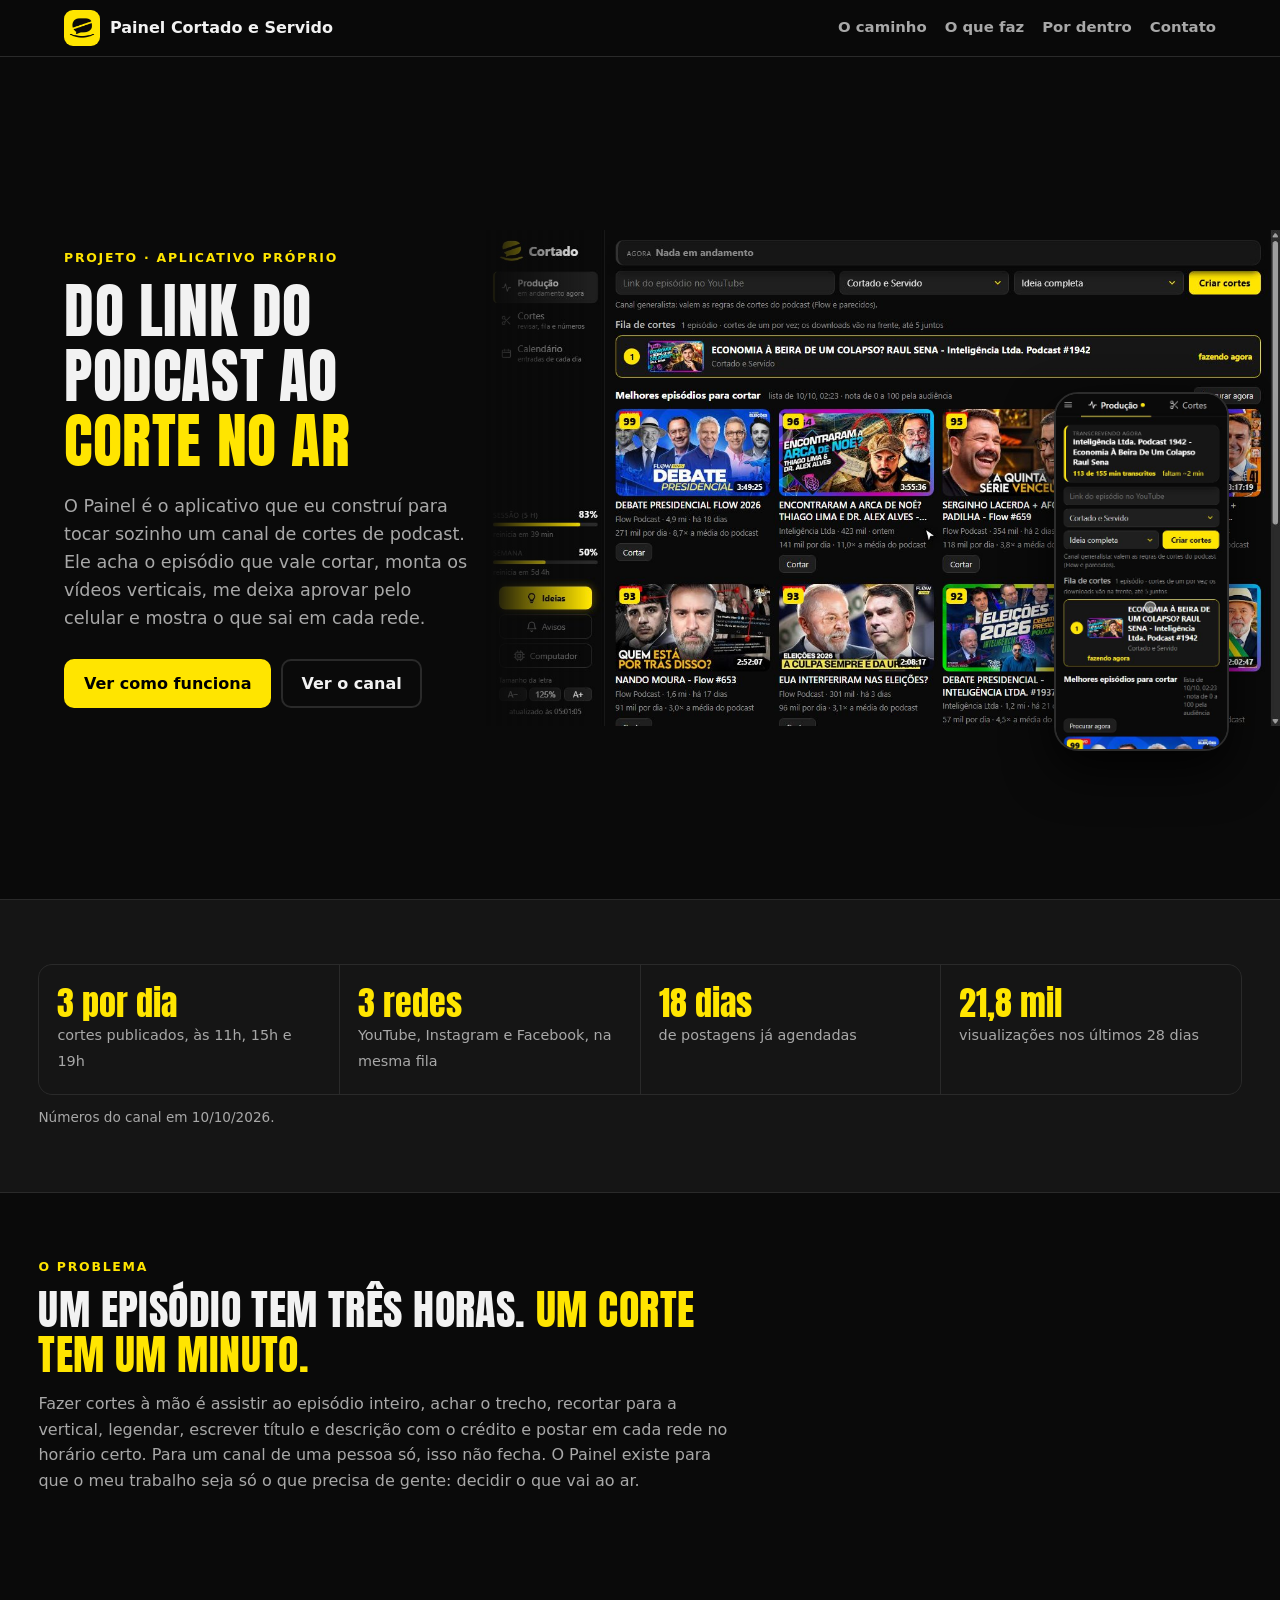
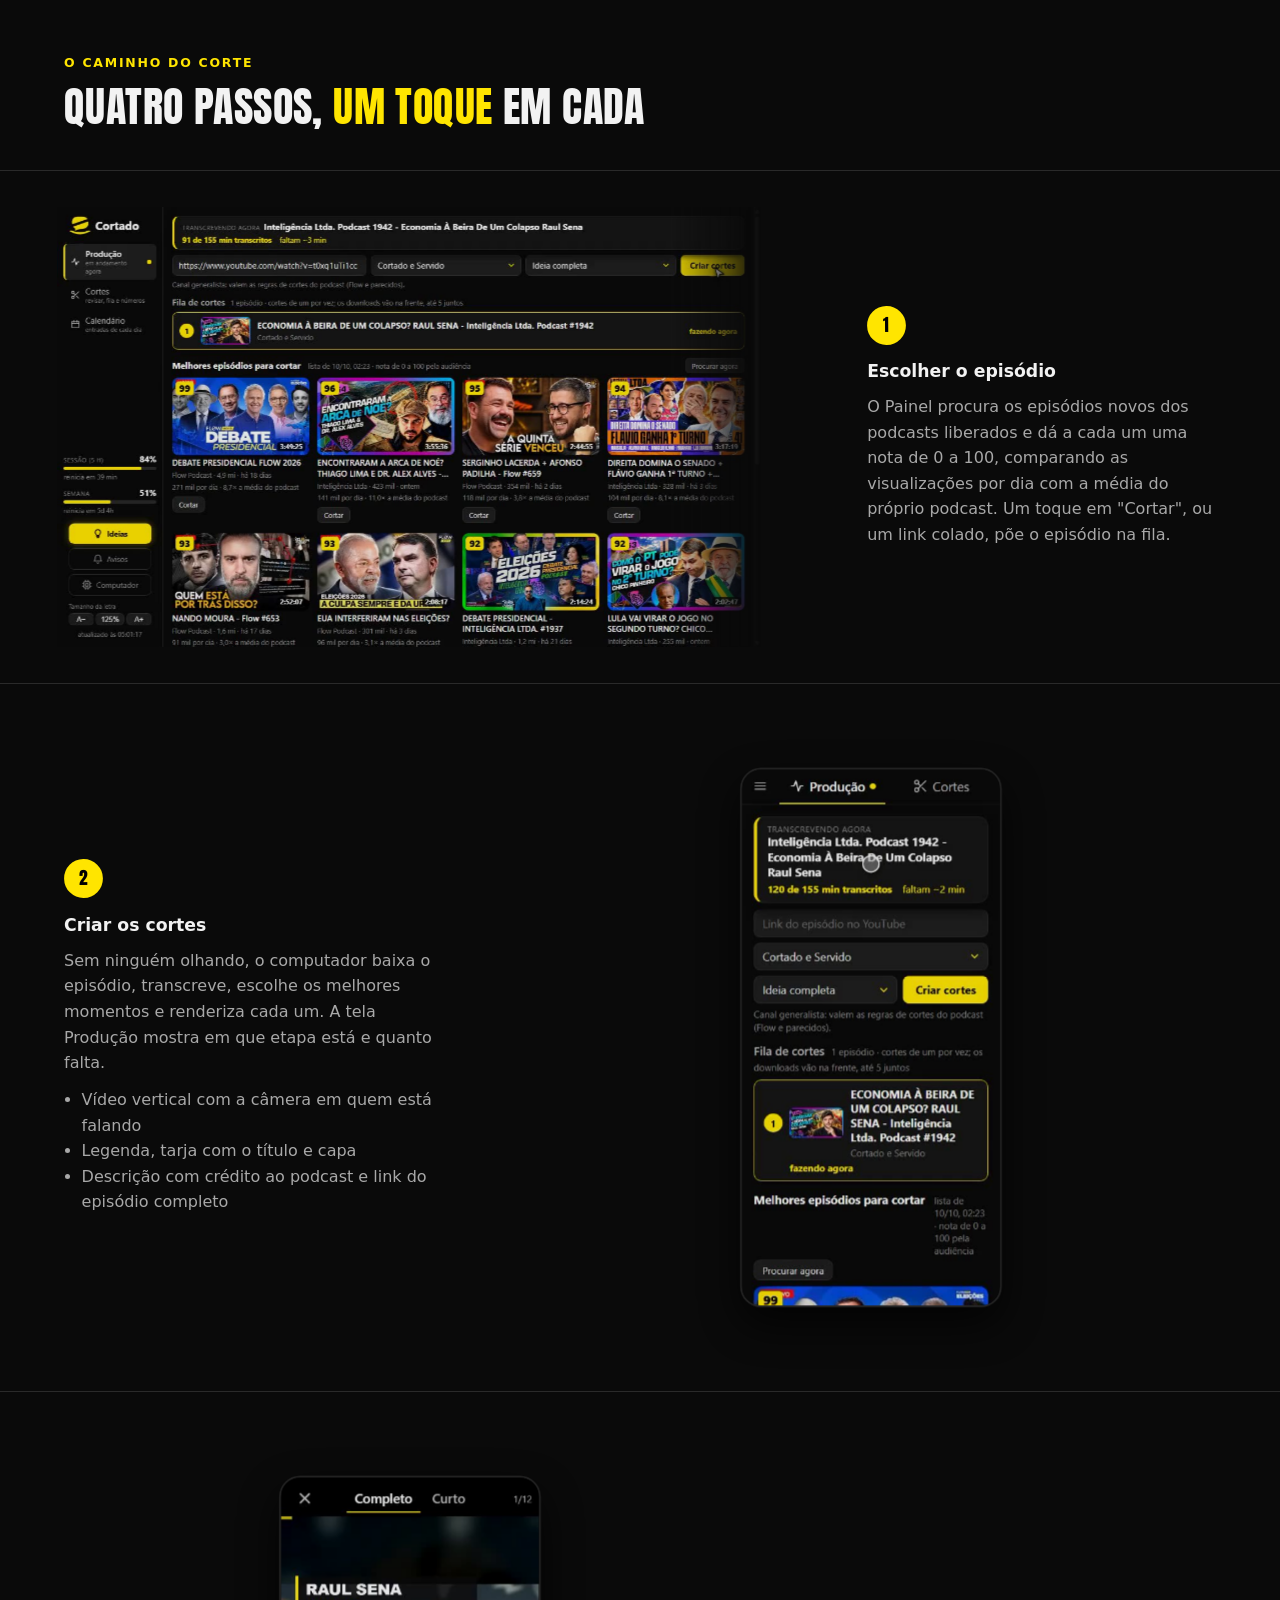
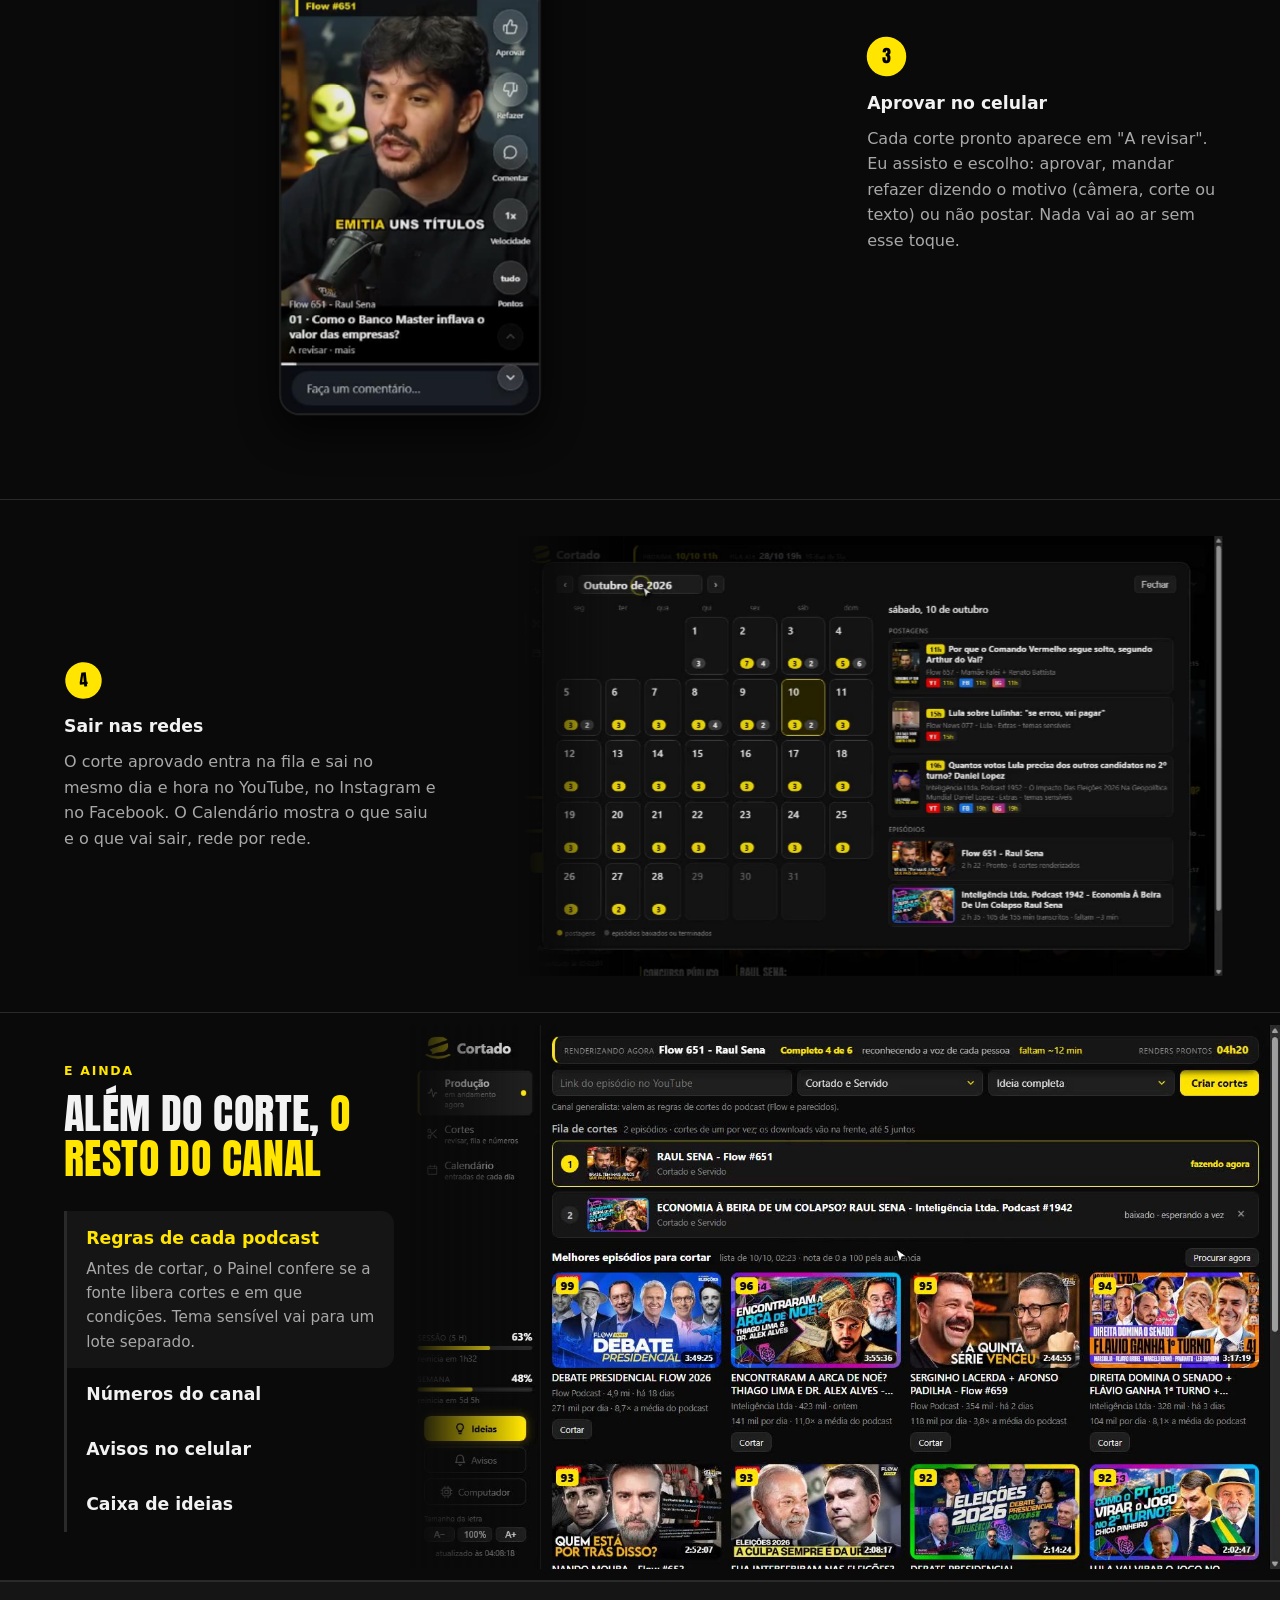
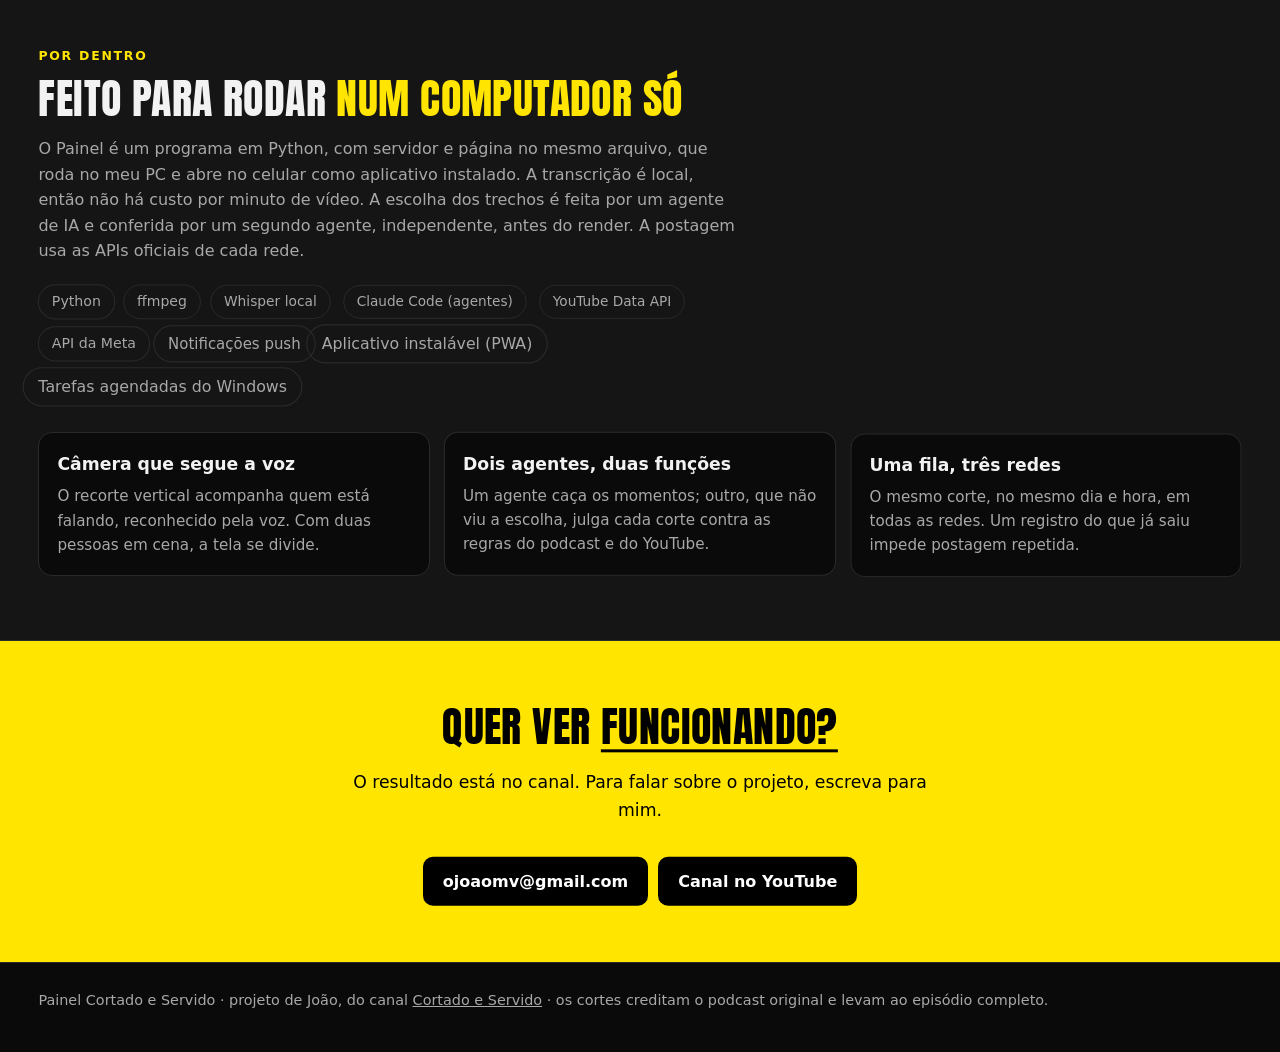
<file: index.html>
<!doctype html><html lang="pt-BR"><head><meta charset="utf-8"><meta name="viewport" content="width=device-width,initial-scale=1">
<title>Painel Cortado e Servido — do link do podcast ao corte no ar</title>
<meta name="description" content="Como funciona o Painel do Cortado e Servido: um aplicativo próprio que acha o episódio, cria os cortes, deixa aprovar no celular e agenda nas redes.">
<link rel="icon" href="favicon.ico" sizes="any"><link rel="icon" type="image/png" sizes="32x32" href="favicon-32.png"><link rel="apple-touch-icon" href="apple-touch-icon.png">
<link rel="preconnect" href="https://fonts.googleapis.com"><link rel="preconnect" href="https://fonts.gstatic.com" crossorigin>
<link href="https://fonts.googleapis.com/css2?family=Anton&display=swap" rel="stylesheet"><link rel="stylesheet" href="painel.css?m=1"></head><body>

<header class="topo"><div class="dentro"><a class="marca" href="./"><img src="icon-512.png" alt="" width="36" height="36">Painel Cortado e Servido</a>
<nav><a class="some" href="#caminho">O caminho</a><a class="some" href="#telas">O que faz</a><a class="some" href="#dentro">Por dentro</a><a href="#contato">Contato</a></nav></div></header>

<main>
<section class="capa"><div class="dentro">
<div><p class="olho">Projeto · aplicativo próprio</p>
<h1>Do link do podcast ao <em>corte no ar</em></h1>
<p class="sub">O Painel é o aplicativo que eu construí para tocar sozinho um canal de cortes de podcast. Ele acha o episódio que vale cortar, monta os vídeos verticais, me deixa aprovar pelo celular e mostra o que sai em cada rede.</p>
<div class="botoes"><a class="botao" href="#caminho">Ver como funciona</a><a class="botao claro" href="https://www.youtube.com/@cortadoeservido">Ver o canal</a></div></div>
<div class="palco"><div class="janela"><video src="videos/painel-pc.mp4" poster="videos/painel-pc.jpg" width="1280" height="800" autoplay muted loop playsinline preload="auto" aria-label="Vídeo do Painel no computador: colar o link do episódio, ver a fila, assistir ao corte, aprovar e conferir o calendário"></video></div>
<div class="celular"><video src="videos/painel-celular.mp4" poster="videos/painel-celular.jpg" width="412" height="856" autoplay muted loop playsinline preload="auto" aria-label="Vídeo do Painel no celular: do link do episódio ao corte aprovado"></video></div></div>
</div></section>

<section class="faixa"><div class="dentro">
<ul class="numeros">
<li><b>3 por dia</b><span>cortes publicados, às 11h, 15h e 19h</span></li>
<li><b>3 redes</b><span>YouTube, Instagram e Facebook, na mesma fila</span></li>
<li><b>19 dias</b><span>de postagens já agendadas</span></li>
<li><b>23,3 mil</b><span>visualizações nos últimos 28 dias</span></li>
</ul>
<p style="color:var(--fraco);font-size:.85em;margin:12px 0 0">Números do canal em 10/10/2026.</p>
</div></section>

<section id="problema"><div class="dentro"><div class="cab">
<p class="olho">O problema</p>
<h2>Um episódio tem três horas. <em>Um corte tem um minuto.</em></h2>
<p>Fazer cortes à mão é assistir ao episódio inteiro, achar o trecho, recortar para a vertical, legendar, escrever título e descrição com o crédito e postar em cada rede no horário certo. Para um canal de uma pessoa só, isso não fecha. O Painel existe para que o meu trabalho seja só o que precisa de gente: decidir o que vai ao ar.</p>
</div></div></section>

<section id="caminho" class="integrada"><div class="dentro"><div class="cab">
<p class="olho">O caminho do corte</p>
<h2>Quatro passos, <em>um toque</em> em cada</h2></div>

<div class="passo"><div><div class="n">1</div><h3>Escolher o episódio</h3>
<p>O Painel procura os episódios novos dos podcasts liberados e dá a cada um uma nota de 0 a 100, comparando as visualizações por dia com a média do próprio podcast. Um toque em "Cortar", ou um link colado, põe o episódio na fila.</p></div>
<div class="foto"><div class="janela"><video class="rola" src="videos/passo-link-pc.mp4" poster="videos/passo-link-pc.jpg" width="1280" height="800" muted loop playsinline preload="none" aria-label="Lista dos melhores episódios para cortar, com nota de 0 a 100"></video></div></div></div>

<div class="passo"><div><div class="n">2</div><h3>Criar os cortes</h3>
<p>Sem ninguém olhando, o computador baixa o episódio, transcreve, escolhe os melhores momentos e renderiza cada um. A tela Produção mostra em que etapa está e quanto falta.</p>
<ul><li>Vídeo vertical com a câmera em quem está falando</li><li>Legenda, tarja com o título e capa</li><li>Descrição com crédito ao podcast e link do episódio completo</li></ul></div>
<div class="foto estreita"><div class="celular"><video class="rola" src="videos/passo-fila-celular.mp4" poster="videos/passo-fila-celular.jpg" width="412" height="856" muted loop playsinline preload="none" aria-label="Tela Produção no celular: render em andamento e fila de cortes"></video></div></div></div>

<div class="passo"><div><div class="n">3</div><h3>Aprovar no celular</h3>
<p>Cada corte pronto aparece em "A revisar". Eu assisto e escolho: aprovar, mandar refazer dizendo o motivo (câmera, corte ou texto) ou não postar. Nada vai ao ar sem esse toque.</p></div>
<div class="foto estreita"><div class="celular"><video class="rola" src="videos/passo-aprovar-celular.mp4" poster="videos/passo-aprovar-celular.jpg" width="412" height="856" muted loop playsinline preload="none" aria-label="Tela Cortes no celular: cortes a revisar"></video></div></div></div>

<div class="passo"><div><div class="n">4</div><h3>Sair nas redes</h3>
<p>O corte aprovado entra na fila e sai no mesmo dia e hora no YouTube, no Instagram e no Facebook. O Calendário mostra o que saiu e o que vai sair, rede por rede.</p></div>
<div class="foto"><div class="janela"><video class="rola" src="videos/passo-calendario-pc.mp4" poster="videos/passo-calendario-pc.jpg" width="1280" height="800" muted loop playsinline preload="none" aria-label="Calendário do Painel com as postagens de cada dia em cada rede"></video></div></div></div>
</div></section>

<section id="telas" class="inteira"><div class="abas"><div class="abas-texto"><div class="cab">
<p class="olho">E ainda</p>
<h2>Além do corte, <em>o resto do canal</em></h2></div>
<div class="abas-lista" role="tablist" aria-label="Recursos do Painel">
<button type="button" role="tab" data-v="rec-regras"><b>Regras de cada podcast</b><span>Antes de cortar, o Painel confere se a fonte libera cortes e em que condições. Tema sensível vai para um lote separado.</span><i></i></button>
<button type="button" role="tab" data-v="rec-numeros"><b>Números do canal</b><span>Visualizações, horas assistidas e inscritos ou seguidores, por rede e por período, com o gráfico por dia.</span><i></i></button>
<button type="button" role="tab" data-v="rec-avisos"><b>Avisos no celular</b><span>Se uma rede recusa um envio, aparece uma faixa vermelha e chega uma notificação. O que deu certo não incomoda.</span><i></i></button>
<button type="button" role="tab" data-v="rec-ideias"><b>Caixa de ideias</b><span>Texto, print e áudio mandados do celular ficam guardados até virarem melhoria no aplicativo.</span><i></i></button>
</div></div>
<div class="abas-tela"><video src="videos/rec-regras.mp4" poster="videos/rec-regras.jpg" width="1280" height="800" muted playsinline preload="none" aria-label="Vídeo do recurso escolhido no Painel"></video></div></div></section>

<section id="dentro" class="faixa"><div class="dentro"><div class="cab">
<p class="olho">Por dentro</p>
<h2>Feito para rodar <em>num computador só</em></h2>
<p>O Painel é um programa em Python, com servidor e página no mesmo arquivo, que roda no meu PC e abre no celular como aplicativo instalado. A transcrição é local, então não há custo por minuto de vídeo. A escolha dos trechos é feita por um agente de IA e conferida por um segundo agente, independente, antes do render. A postagem usa as APIs oficiais de cada rede.</p>
<ul class="pilha"><li>Python</li><li>ffmpeg</li><li>Whisper local</li><li>Claude Code (agentes)</li><li>YouTube Data API</li><li>API da Meta</li><li>Notificações push</li><li>Aplicativo instalável (PWA)</li><li>Tarefas agendadas do Windows</li></ul></div>
<ul class="grade">
<li><h3>Câmera que segue a voz</h3><p>O recorte vertical acompanha quem está falando, reconhecido pela voz. Com duas pessoas em cena, a tela se divide.</p></li>
<li><h3>Dois agentes, duas funções</h3><p>Um agente caça os momentos; outro, que não viu a escolha, julga cada corte contra as regras do podcast e do YouTube.</p></li>
<li><h3>Uma fila, três redes</h3><p>O mesmo corte, no mesmo dia e hora, em todas as redes. Um registro do que já saiu impede postagem repetida.</p></li>
</ul></div></section>

<section id="contato" class="chamada"><div class="dentro">
<h2>Quer ver <em>funcionando?</em></h2>
<p>O resultado está no canal. Para falar sobre o projeto, escreva para mim.</p>
<div class="botoes"><a class="botao" href="mailto:ojoaomv@gmail.com">ojoaomv@gmail.com</a><a class="botao" href="https://www.youtube.com/@cortadoeservido">Canal no YouTube</a></div>
</div></section>
</main>

<footer><div class="dentro">Painel Cortado e Servido · projeto de João, do canal <a href="https://www.youtube.com/@cortadoeservido">Cortado e Servido</a> · os cortes creditam o podcast original e levam ao episódio completo.</div></footer>
<script src="motion.js"></script><script src="painel.js?m=1"></script>
</body></html>
</file>
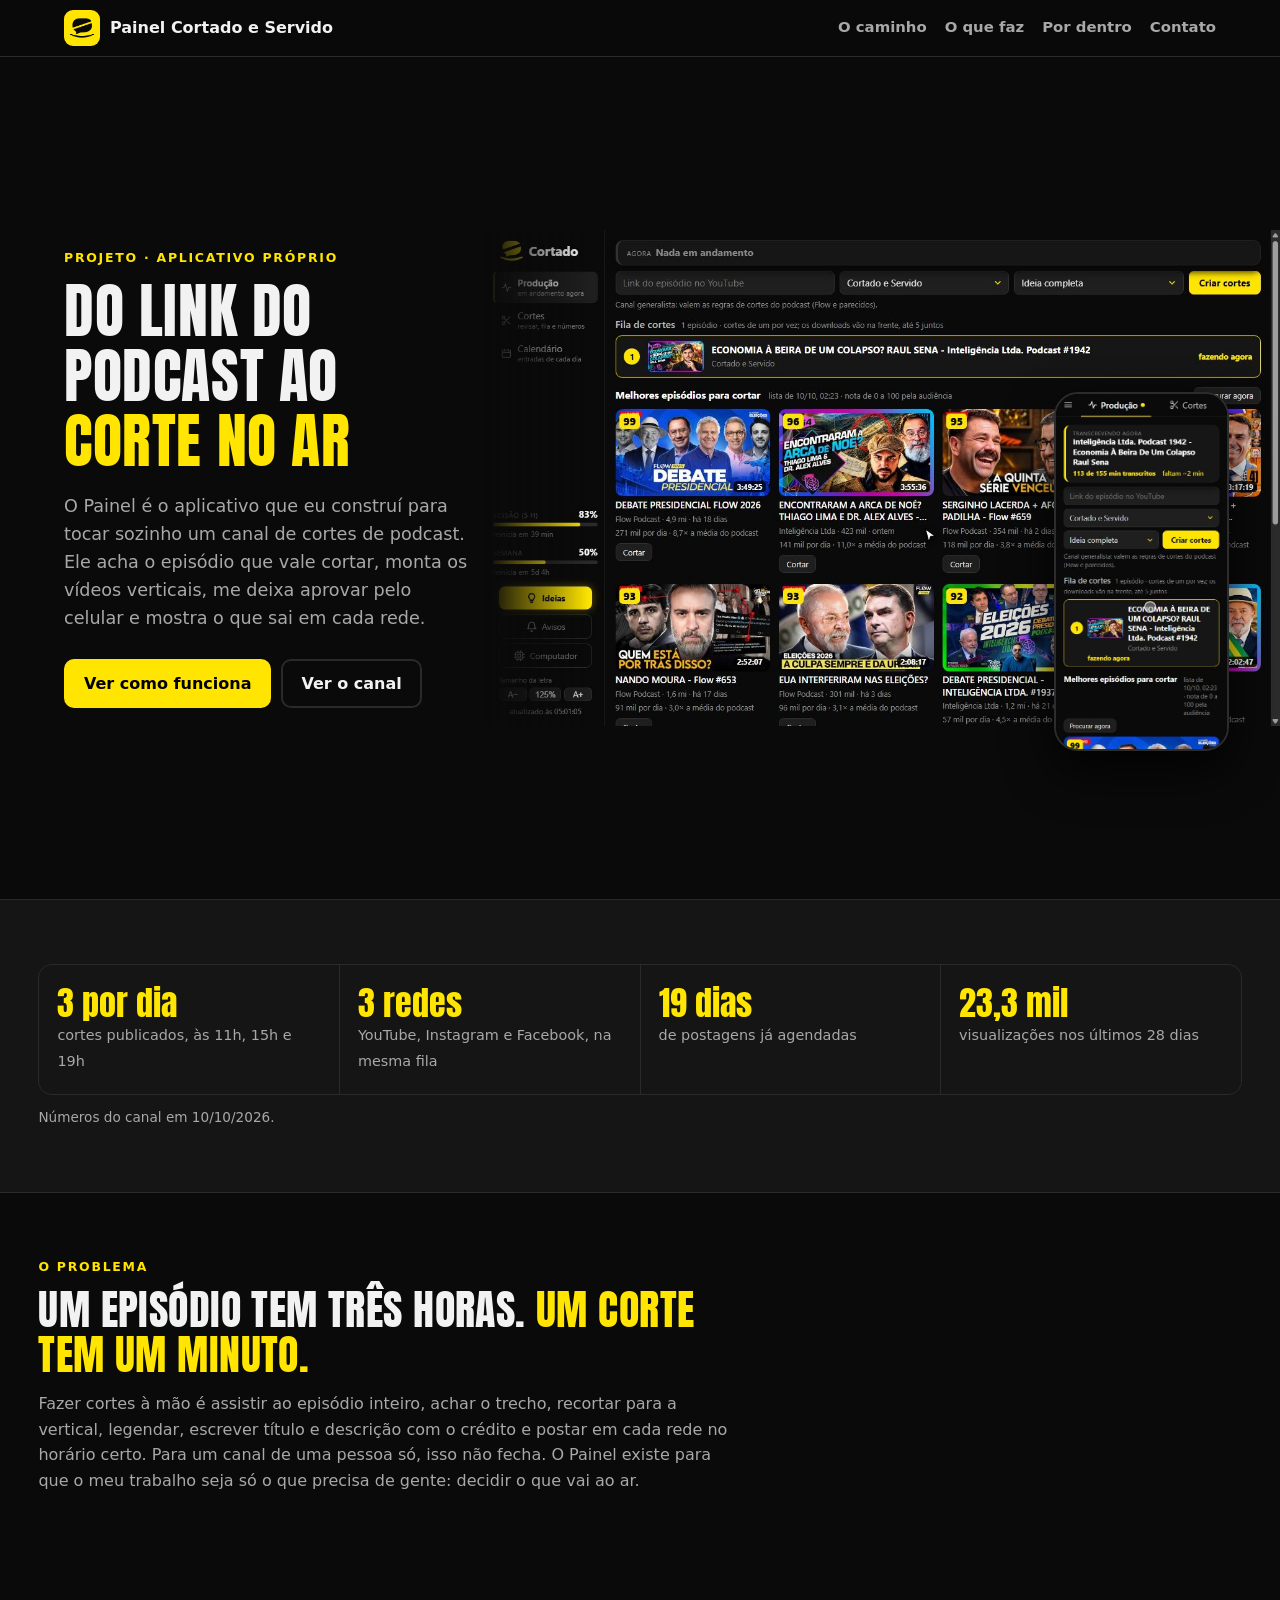
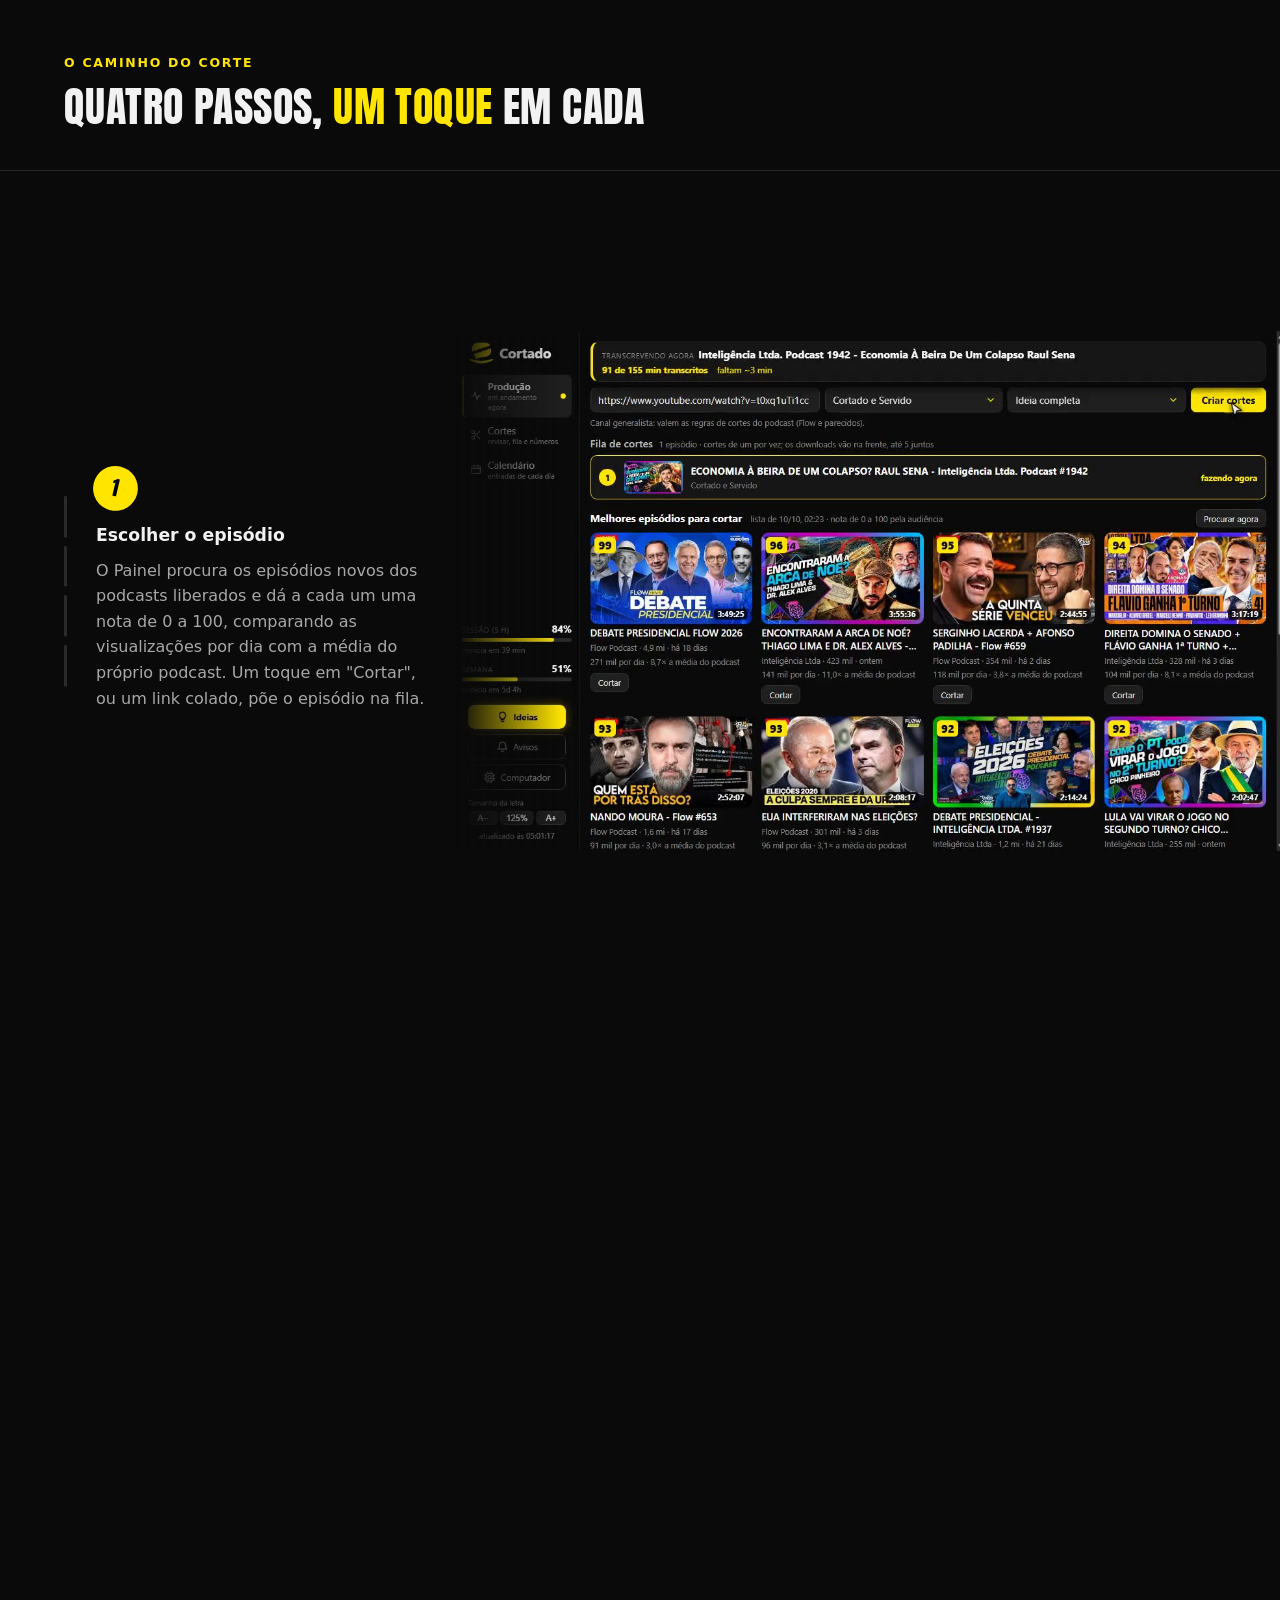
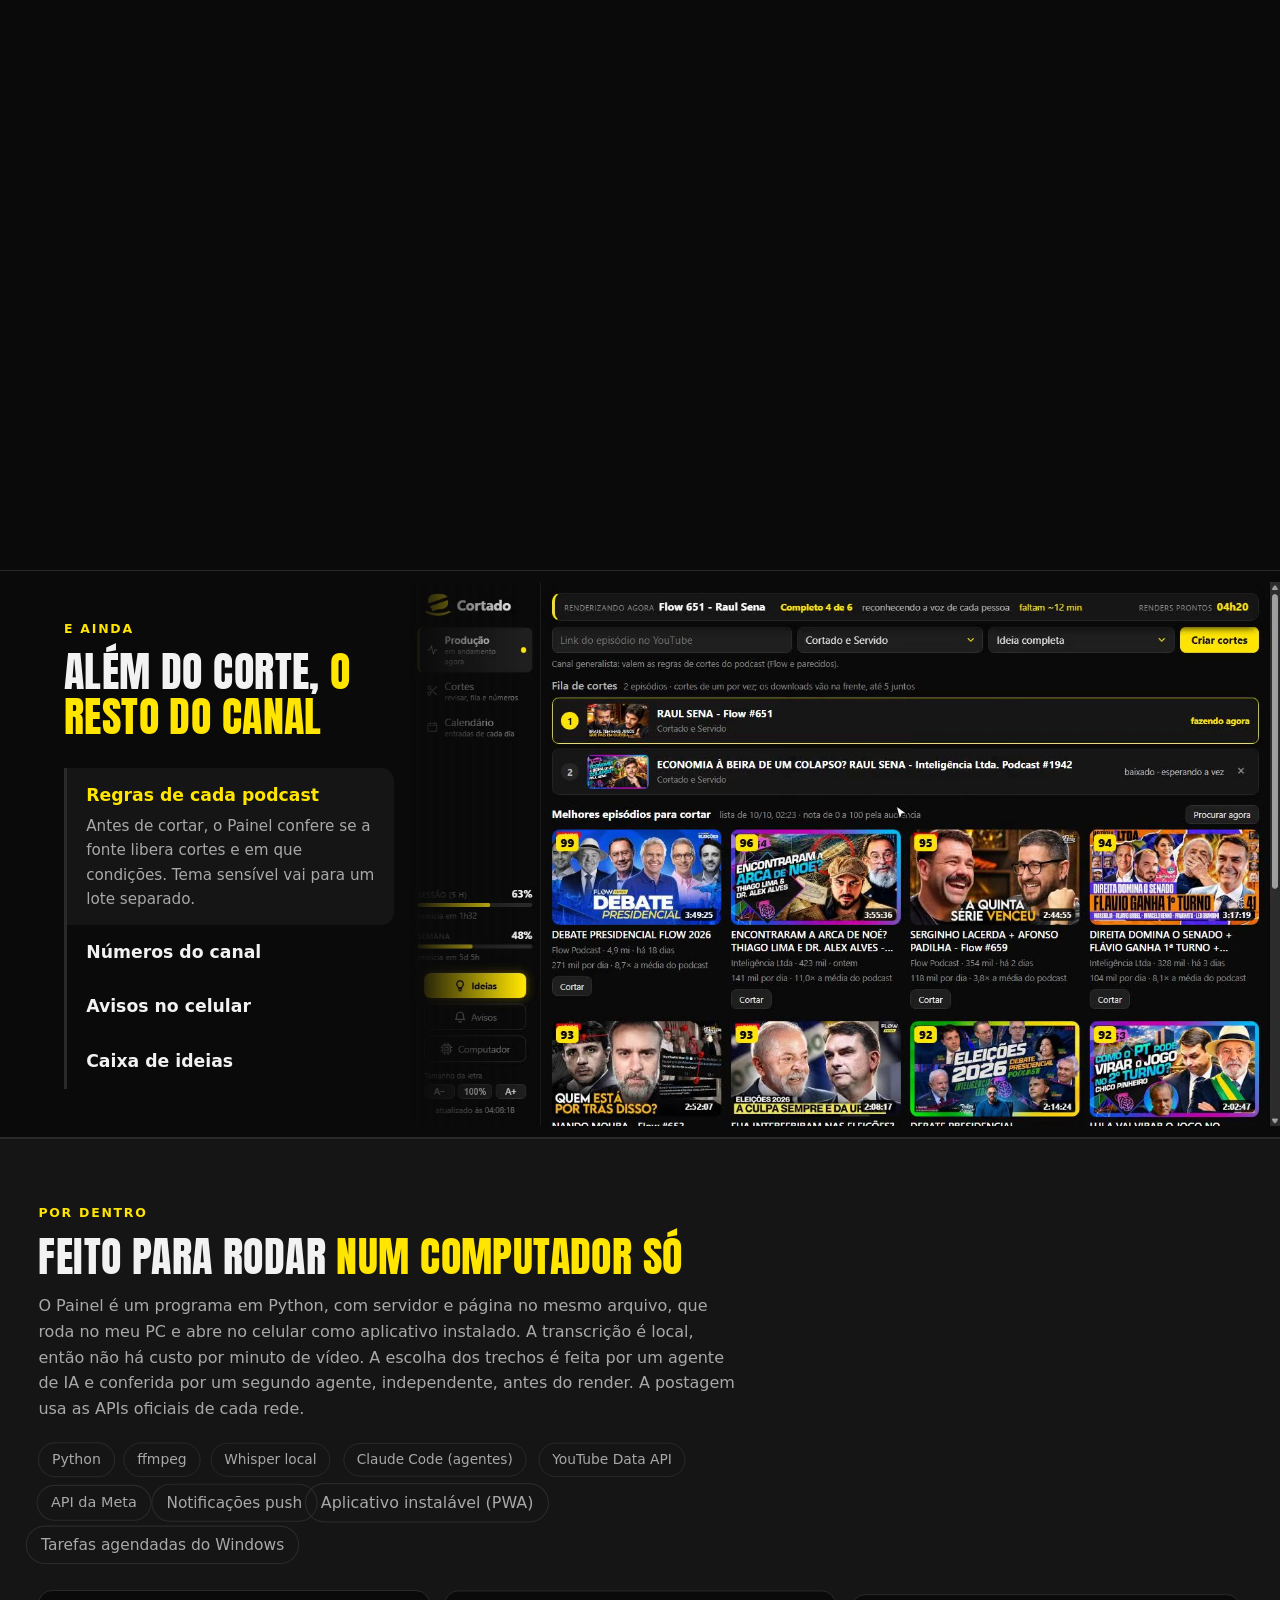
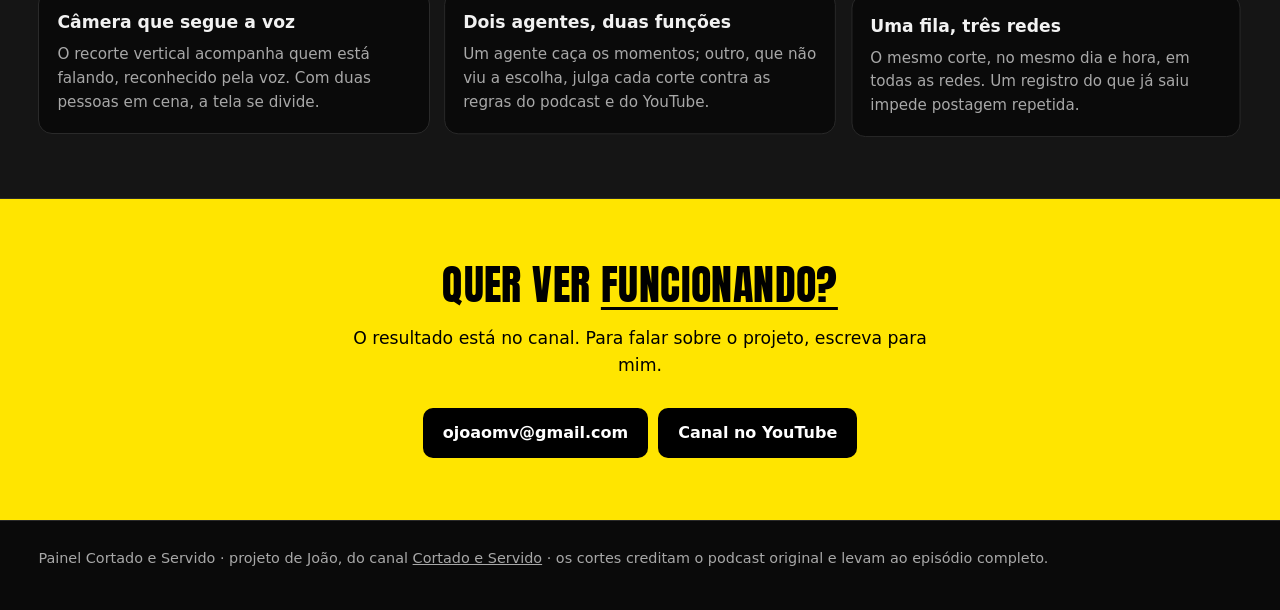
<file: cinema.html>
<!doctype html><html lang="pt-BR"><head><meta charset="utf-8"><meta name="viewport" content="width=device-width,initial-scale=1">
<title>Painel Cortado e Servido — do link do podcast ao corte no ar</title>
<meta name="description" content="Como funciona o Painel do Cortado e Servido: um aplicativo próprio que acha o episódio, cria os cortes, deixa aprovar no celular e agenda nas redes.">
<link rel="icon" href="favicon.ico" sizes="any"><link rel="icon" type="image/png" sizes="32x32" href="favicon-32.png"><link rel="apple-touch-icon" href="apple-touch-icon.png">
<link rel="preconnect" href="https://fonts.googleapis.com"><link rel="preconnect" href="https://fonts.gstatic.com" crossorigin>
<link href="https://fonts.googleapis.com/css2?family=Anton&display=swap" rel="stylesheet"><link rel="stylesheet" href="painel.css?m=2"></head><body>

<header class="topo"><div class="dentro"><a class="marca" href="./"><img src="icon-512.png" alt="" width="36" height="36">Painel Cortado e Servido</a>
<nav><a class="some" href="#caminho">O caminho</a><a class="some" href="#telas">O que faz</a><a class="some" href="#dentro">Por dentro</a><a href="#contato">Contato</a></nav></div></header>

<main>
<section class="capa"><div class="dentro">
<div><p class="olho">Projeto · aplicativo próprio</p>
<h1>Do link do podcast ao <em>corte no ar</em></h1>
<p class="sub">O Painel é o aplicativo que eu construí para tocar sozinho um canal de cortes de podcast. Ele acha o episódio que vale cortar, monta os vídeos verticais, me deixa aprovar pelo celular e mostra o que sai em cada rede.</p>
<div class="botoes"><a class="botao" href="#caminho">Ver como funciona</a><a class="botao claro" href="https://www.youtube.com/@cortadoeservido">Ver o canal</a></div></div>
<div class="palco"><div class="janela"><video src="videos/painel-pc.mp4" poster="videos/painel-pc.jpg" width="1280" height="800" autoplay muted loop playsinline preload="auto" aria-label="Vídeo do Painel no computador: colar o link do episódio, ver a fila, assistir ao corte, aprovar e conferir o calendário"></video></div>
<div class="celular"><video src="videos/painel-celular.mp4" poster="videos/painel-celular.jpg" width="412" height="856" autoplay muted loop playsinline preload="auto" aria-label="Vídeo do Painel no celular: do link do episódio ao corte aprovado"></video></div></div>
</div></section>

<section class="faixa"><div class="dentro">
<ul class="numeros">
<li><b>3 por dia</b><span>cortes publicados, às 11h, 15h e 19h</span></li>
<li><b>3 redes</b><span>YouTube, Instagram e Facebook, na mesma fila</span></li>
<li><b>19 dias</b><span>de postagens já agendadas</span></li>
<li><b>23,3 mil</b><span>visualizações nos últimos 28 dias</span></li>
</ul>
<p style="color:var(--fraco);font-size:.85em;margin:12px 0 0">Números do canal em 10/10/2026.</p>
</div></section>

<section id="problema"><div class="dentro"><div class="cab">
<p class="olho">O problema</p>
<h2>Um episódio tem três horas. <em>Um corte tem um minuto.</em></h2>
<p>Fazer cortes à mão é assistir ao episódio inteiro, achar o trecho, recortar para a vertical, legendar, escrever título e descrição com o crédito e postar em cada rede no horário certo. Para um canal de uma pessoa só, isso não fecha. O Painel existe para que o meu trabalho seja só o que precisa de gente: decidir o que vai ao ar.</p>
</div></div></section>

<section id="caminho" class="integrada cine"><div class="dentro"><div class="cab">
<p class="olho">O caminho do corte</p>
<h2>Quatro passos, <em>um toque</em> em cada</h2></div>

<div class="passo"><div><div class="n">1</div><h3>Escolher o episódio</h3>
<p>O Painel procura os episódios novos dos podcasts liberados e dá a cada um uma nota de 0 a 100, comparando as visualizações por dia com a média do próprio podcast. Um toque em "Cortar", ou um link colado, põe o episódio na fila.</p></div>
<div class="foto"><div class="janela"><video class="rola" src="videos/passo-link-pc.mp4" poster="videos/passo-link-pc.jpg" width="1280" height="800" muted loop playsinline preload="none" aria-label="Lista dos melhores episódios para cortar, com nota de 0 a 100"></video></div></div></div>

<div class="passo"><div><div class="n">2</div><h3>Criar os cortes</h3>
<p>Sem ninguém olhando, o computador baixa o episódio, transcreve, escolhe os melhores momentos e renderiza cada um. A tela Produção mostra em que etapa está e quanto falta.</p>
<ul><li>Vídeo vertical com a câmera em quem está falando</li><li>Legenda, tarja com o título e capa</li><li>Descrição com crédito ao podcast e link do episódio completo</li></ul></div>
<div class="foto estreita"><div class="celular"><video class="rola" src="videos/passo-fila-celular.mp4" poster="videos/passo-fila-celular.jpg" width="412" height="856" muted loop playsinline preload="none" aria-label="Tela Produção no celular: render em andamento e fila de cortes"></video></div></div></div>

<div class="passo"><div><div class="n">3</div><h3>Aprovar no celular</h3>
<p>Cada corte pronto aparece em "A revisar". Eu assisto e escolho: aprovar, mandar refazer dizendo o motivo (câmera, corte ou texto) ou não postar. Nada vai ao ar sem esse toque.</p></div>
<div class="foto estreita"><div class="celular"><video class="rola" src="videos/passo-aprovar-celular.mp4" poster="videos/passo-aprovar-celular.jpg" width="412" height="856" muted loop playsinline preload="none" aria-label="Tela Cortes no celular: cortes a revisar"></video></div></div></div>

<div class="passo"><div><div class="n">4</div><h3>Sair nas redes</h3>
<p>O corte aprovado entra na fila e sai no mesmo dia e hora no YouTube, no Instagram e no Facebook. O Calendário mostra o que saiu e o que vai sair, rede por rede.</p></div>
<div class="foto"><div class="janela"><video class="rola" src="videos/passo-calendario-pc.mp4" poster="videos/passo-calendario-pc.jpg" width="1280" height="800" muted loop playsinline preload="none" aria-label="Calendário do Painel com as postagens de cada dia em cada rede"></video></div></div></div>
</div></section>

<section id="telas" class="inteira"><div class="abas"><div class="abas-texto"><div class="cab">
<p class="olho">E ainda</p>
<h2>Além do corte, <em>o resto do canal</em></h2></div>
<div class="abas-lista" role="tablist" aria-label="Recursos do Painel">
<button type="button" role="tab" data-v="rec-regras"><b>Regras de cada podcast</b><span>Antes de cortar, o Painel confere se a fonte libera cortes e em que condições. Tema sensível vai para um lote separado.</span><i></i></button>
<button type="button" role="tab" data-v="rec-numeros"><b>Números do canal</b><span>Visualizações, horas assistidas e inscritos ou seguidores, por rede e por período, com o gráfico por dia.</span><i></i></button>
<button type="button" role="tab" data-v="rec-avisos"><b>Avisos no celular</b><span>Se uma rede recusa um envio, aparece uma faixa vermelha e chega uma notificação. O que deu certo não incomoda.</span><i></i></button>
<button type="button" role="tab" data-v="rec-ideias"><b>Caixa de ideias</b><span>Texto, print e áudio mandados do celular ficam guardados até virarem melhoria no aplicativo.</span><i></i></button>
</div></div>
<div class="abas-tela"><video src="videos/rec-regras.mp4" poster="videos/rec-regras.jpg" width="1280" height="800" muted playsinline preload="none" aria-label="Vídeo do recurso escolhido no Painel"></video></div></div></section>

<section id="dentro" class="faixa"><div class="dentro"><div class="cab">
<p class="olho">Por dentro</p>
<h2>Feito para rodar <em>num computador só</em></h2>
<p>O Painel é um programa em Python, com servidor e página no mesmo arquivo, que roda no meu PC e abre no celular como aplicativo instalado. A transcrição é local, então não há custo por minuto de vídeo. A escolha dos trechos é feita por um agente de IA e conferida por um segundo agente, independente, antes do render. A postagem usa as APIs oficiais de cada rede.</p>
<ul class="pilha"><li>Python</li><li>ffmpeg</li><li>Whisper local</li><li>Claude Code (agentes)</li><li>YouTube Data API</li><li>API da Meta</li><li>Notificações push</li><li>Aplicativo instalável (PWA)</li><li>Tarefas agendadas do Windows</li></ul></div>
<ul class="grade">
<li><h3>Câmera que segue a voz</h3><p>O recorte vertical acompanha quem está falando, reconhecido pela voz. Com duas pessoas em cena, a tela se divide.</p></li>
<li><h3>Dois agentes, duas funções</h3><p>Um agente caça os momentos; outro, que não viu a escolha, julga cada corte contra as regras do podcast e do YouTube.</p></li>
<li><h3>Uma fila, três redes</h3><p>O mesmo corte, no mesmo dia e hora, em todas as redes. Um registro do que já saiu impede postagem repetida.</p></li>
</ul></div></section>

<section id="contato" class="chamada"><div class="dentro">
<h2>Quer ver <em>funcionando?</em></h2>
<p>O resultado está no canal. Para falar sobre o projeto, escreva para mim.</p>
<div class="botoes"><a class="botao" href="mailto:ojoaomv@gmail.com">ojoaomv@gmail.com</a><a class="botao" href="https://www.youtube.com/@cortadoeservido">Canal no YouTube</a></div>
</div></section>
</main>

<footer><div class="dentro">Painel Cortado e Servido · projeto de João, do canal <a href="https://www.youtube.com/@cortadoeservido">Cortado e Servido</a> · os cortes creditam o podcast original e levam ao episódio completo.</div></footer>
<script src="motion.js"></script><script src="painel.js?m=2"></script>
</body></html>
</file>
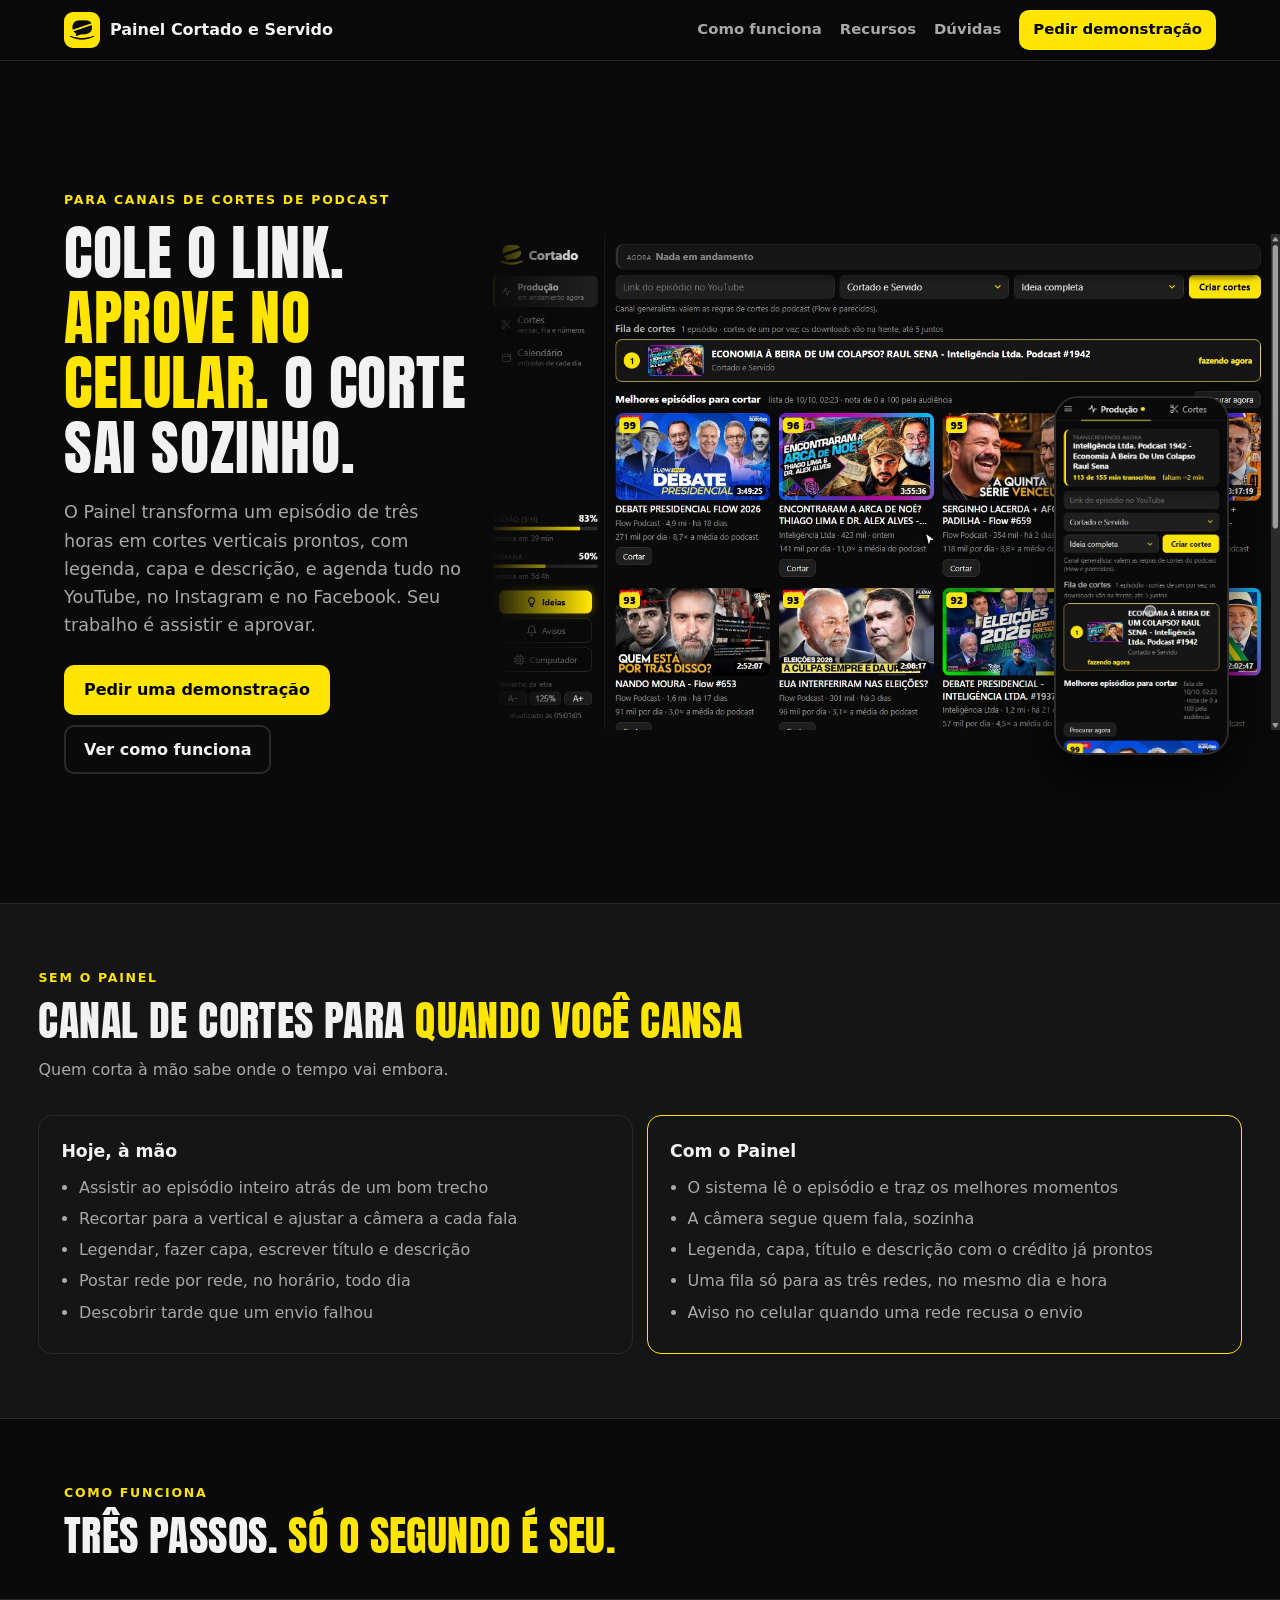
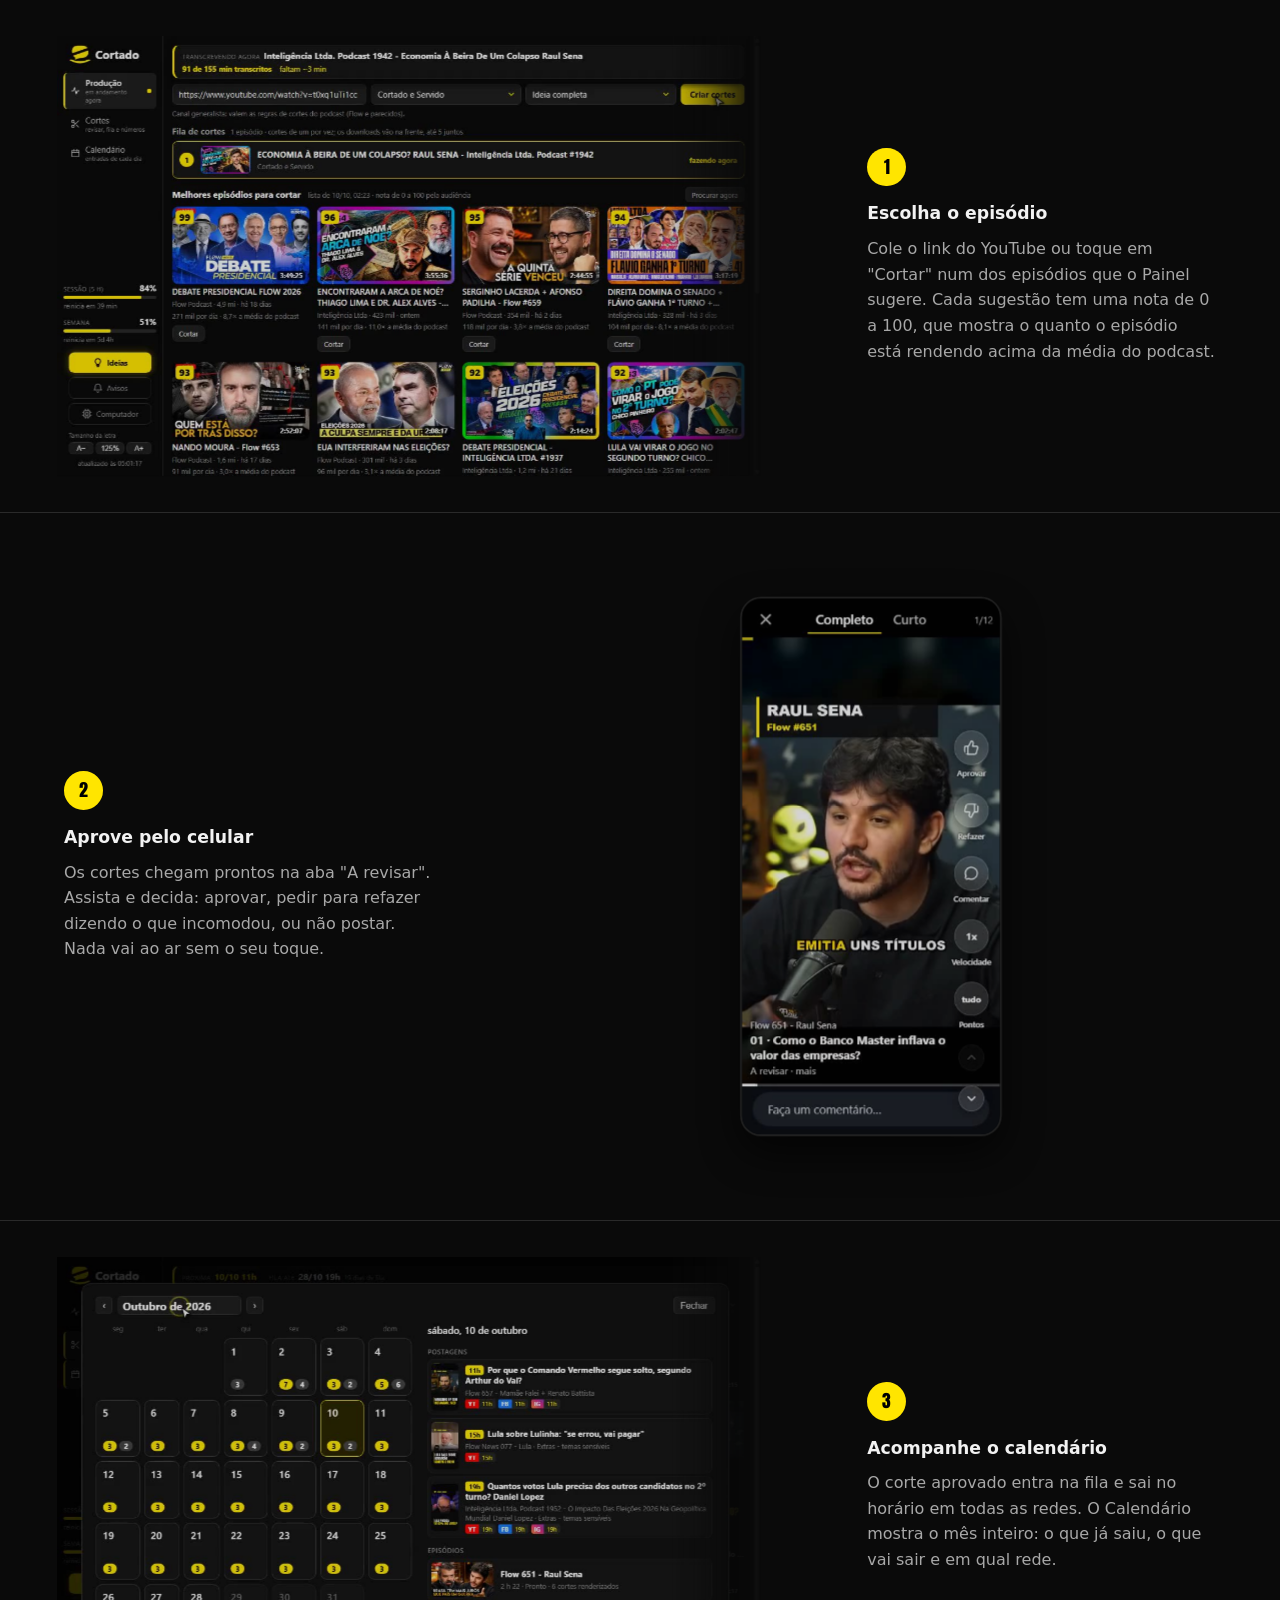
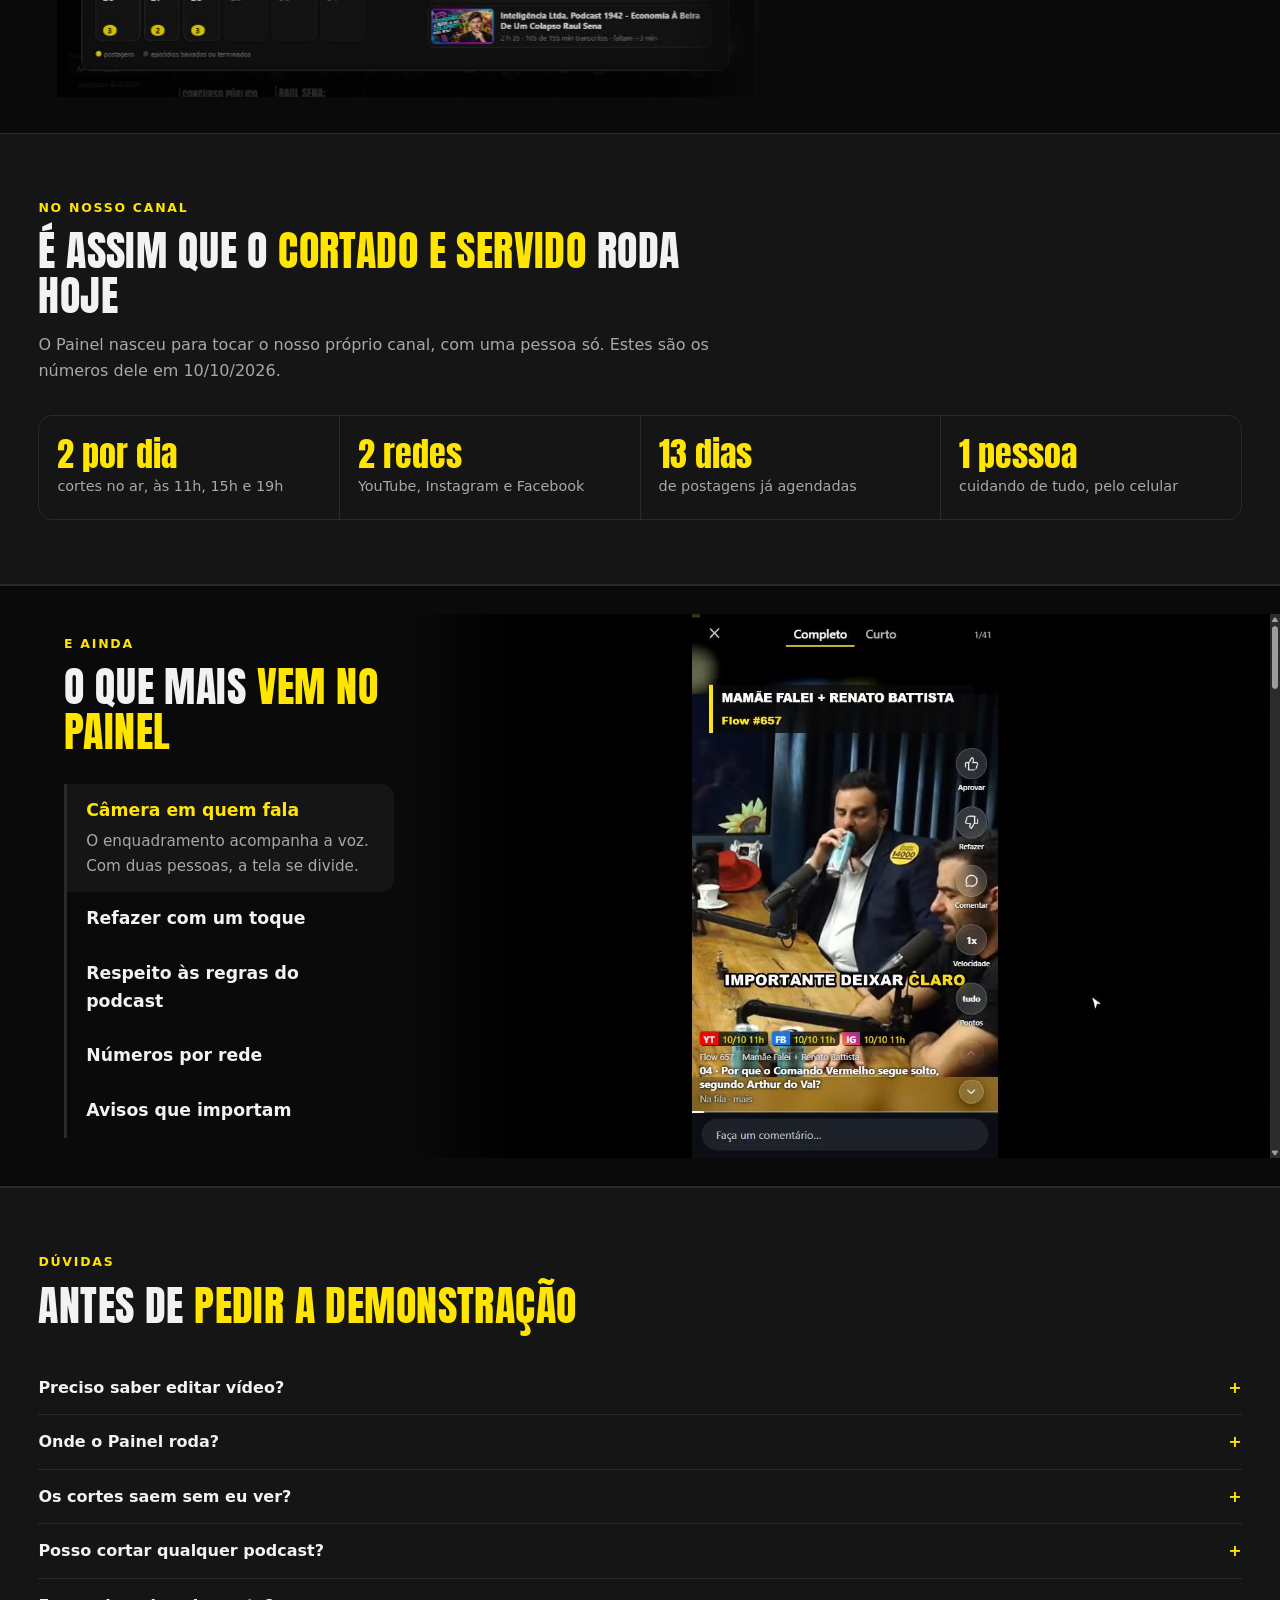
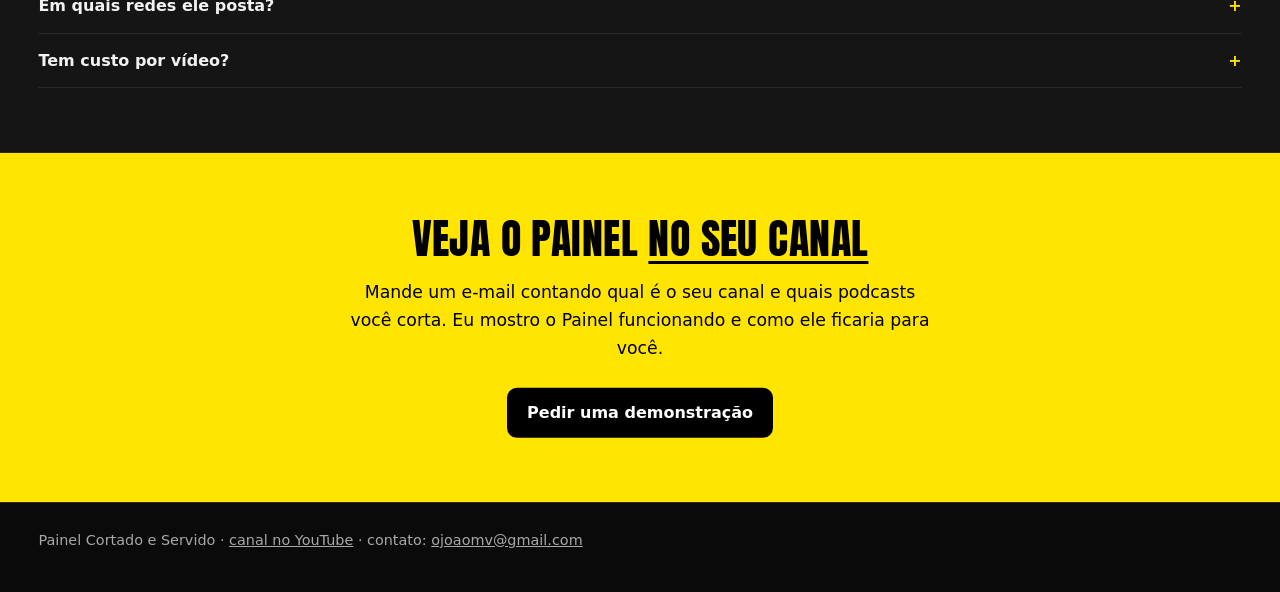
<file: vendas.html>
<!doctype html><html lang="pt-BR"><head><meta charset="utf-8"><meta name="viewport" content="width=device-width,initial-scale=1">
<title>Painel Cortado e Servido — seu canal de cortes postando todo dia</title>
<meta name="description" content="O sistema que transforma um link de podcast em cortes prontos e agendados no YouTube, Instagram e Facebook. Você só aprova pelo celular.">
<link rel="icon" href="favicon.ico" sizes="any"><link rel="icon" type="image/png" sizes="32x32" href="favicon-32.png"><link rel="apple-touch-icon" href="apple-touch-icon.png">
<link rel="preconnect" href="https://fonts.googleapis.com"><link rel="preconnect" href="https://fonts.gstatic.com" crossorigin>
<link href="https://fonts.googleapis.com/css2?family=Anton&display=swap" rel="stylesheet"><link rel="stylesheet" href="painel.css?m=1"></head><body>

<header class="topo"><div class="dentro"><a class="marca" href="vendas.html"><img src="icon-512.png" alt="" width="36" height="36">Painel Cortado e Servido</a>
<nav><a class="some" href="#como">Como funciona</a><a class="some" href="#recursos">Recursos</a><a class="some" href="#duvidas">Dúvidas</a><a class="botao" href="#demo" style="padding:8px 14px;color:#000">Pedir demonstração</a></nav></div></header>

<main>
<section class="capa"><div class="dentro">
<div><p class="olho">Para canais de cortes de podcast</p>
<h1>Cole o link. <em>Aprove no celular.</em> O corte sai sozinho.</h1>
<p class="sub">O Painel transforma um episódio de três horas em cortes verticais prontos, com legenda, capa e descrição, e agenda tudo no YouTube, no Instagram e no Facebook. Seu trabalho é assistir e aprovar.</p>
<div class="botoes"><a class="botao" href="#demo">Pedir uma demonstração</a><a class="botao claro" href="#como">Ver como funciona</a></div></div>
<div class="palco"><div class="janela"><video src="videos/painel-pc.mp4" poster="videos/painel-pc.jpg" width="1280" height="800" autoplay muted loop playsinline preload="auto" aria-label="Vídeo do Painel no computador: colar o link do episódio, ver a fila, assistir ao corte, aprovar e conferir o calendário"></video></div>
<div class="celular"><video src="videos/painel-celular.mp4" poster="videos/painel-celular.jpg" width="412" height="856" autoplay muted loop playsinline preload="auto" aria-label="Vídeo do Painel no celular: do link do episódio ao corte aprovado"></video></div></div>
</div></section>

<section class="faixa"><div class="dentro"><div class="cab">
<p class="olho">Sem o Painel</p>
<h2>Canal de cortes para <em>quando você cansa</em></h2>
<p>Quem corta à mão sabe onde o tempo vai embora.</p></div>
<div class="dupla">
<div class="caixa"><h3>Hoje, à mão</h3><ul>
<li>Assistir ao episódio inteiro atrás de um bom trecho</li>
<li>Recortar para a vertical e ajustar a câmera a cada fala</li>
<li>Legendar, fazer capa, escrever título e descrição</li>
<li>Postar rede por rede, no horário, todo dia</li>
<li>Descobrir tarde que um envio falhou</li></ul></div>
<div class="caixa sim"><h3>Com o Painel</h3><ul>
<li>O sistema lê o episódio e traz os melhores momentos</li>
<li>A câmera segue quem fala, sozinha</li>
<li>Legenda, capa, título e descrição com o crédito já prontos</li>
<li>Uma fila só para as três redes, no mesmo dia e hora</li>
<li>Aviso no celular quando uma rede recusa o envio</li></ul></div>
</div></div></section>

<section id="como" class="integrada"><div class="dentro"><div class="cab">
<p class="olho">Como funciona</p>
<h2>Três passos. <em>Só o segundo é seu.</em></h2></div>

<div class="passo"><div><div class="n">1</div><h3>Escolha o episódio</h3>
<p>Cole o link do YouTube ou toque em "Cortar" num dos episódios que o Painel sugere. Cada sugestão tem uma nota de 0 a 100, que mostra o quanto o episódio está rendendo acima da média do podcast.</p></div>
<div class="foto"><div class="janela"><video class="rola" src="videos/passo-link-pc.mp4" poster="videos/passo-link-pc.jpg" width="1280" height="800" muted loop playsinline preload="none" aria-label="Sugestões de episódios com nota de 0 a 100"></video></div></div></div>

<div class="passo"><div><div class="n">2</div><h3>Aprove pelo celular</h3>
<p>Os cortes chegam prontos na aba "A revisar". Assista e decida: aprovar, pedir para refazer dizendo o que incomodou, ou não postar. Nada vai ao ar sem o seu toque.</p></div>
<div class="foto estreita"><div class="celular"><video class="rola" src="videos/passo-aprovar-celular.mp4" poster="videos/passo-aprovar-celular.jpg" width="412" height="856" muted loop playsinline preload="none" aria-label="Cortes prontos para aprovar no celular"></video></div></div></div>

<div class="passo"><div><div class="n">3</div><h3>Acompanhe o calendário</h3>
<p>O corte aprovado entra na fila e sai no horário em todas as redes. O Calendário mostra o mês inteiro: o que já saiu, o que vai sair e em qual rede.</p></div>
<div class="foto"><div class="janela"><video class="rola" src="videos/passo-calendario-pc.mp4" poster="videos/passo-calendario-pc.jpg" width="1280" height="800" muted loop playsinline preload="none" aria-label="Calendário com as postagens agendadas em cada rede"></video></div></div></div>
</div></section>

<section class="faixa"><div class="dentro"><div class="cab">
<p class="olho">No nosso canal</p>
<h2>É assim que o <em>Cortado e Servido</em> roda hoje</h2>
<p>O Painel nasceu para tocar o nosso próprio canal, com uma pessoa só. Estes são os números dele em 10/10/2026.</p></div>
<ul class="numeros">
<li><b>3 por dia</b><span>cortes no ar, às 11h, 15h e 19h</span></li>
<li><b>3 redes</b><span>YouTube, Instagram e Facebook</span></li>
<li><b>19 dias</b><span>de postagens já agendadas</span></li>
<li><b>1 pessoa</b><span>cuidando de tudo, pelo celular</span></li>
</ul></div></section>

<section id="recursos" class="inteira"><div class="abas"><div class="abas-texto"><div class="cab">
<p class="olho">E ainda</p>
<h2>O que mais <em>vem no Painel</em></h2></div>
<div class="abas-lista" role="tablist" aria-label="Recursos do Painel">
<button type="button" role="tab" data-v="rec-toca"><b>Câmera em quem fala</b><span>O enquadramento acompanha a voz. Com duas pessoas, a tela se divide.</span><i></i></button>
<button type="button" role="tab" data-v="rec-refazer"><b>Refazer com um toque</b><span>Diga se o problema é câmera, corte ou texto e o corte volta refeito para você rever.</span><i></i></button>
<button type="button" role="tab" data-v="rec-regras"><b>Respeito às regras do podcast</b><span>O Painel confere a permissão da fonte antes de cortar e sempre credita o programa original.</span><i></i></button>
<button type="button" role="tab" data-v="rec-numeros"><b>Números por rede</b><span>Visualizações, horas assistidas e seguidores, por período, sem abrir três aplicativos.</span><i></i></button>
<button type="button" role="tab" data-v="rec-avisos"><b>Avisos que importam</b><span>Notificação no celular só quando algo dá errado. O que deu certo aparece no calendário.</span><i></i></button>
</div></div>
<div class="abas-tela"><video src="videos/rec-toca.mp4" poster="videos/rec-toca.jpg" width="1280" height="800" muted playsinline preload="none" aria-label="Vídeo do recurso escolhido no Painel"></video></div></div></section>

<section id="duvidas" class="faixa"><div class="dentro"><div class="cab">
<p class="olho">Dúvidas</p>
<h2>Antes de <em>pedir a demonstração</em></h2></div>
<details><summary>Preciso saber editar vídeo?</summary><p>Não. O corte chega pronto. Você assiste, aprova ou diz o que quer diferente.</p></details>
<details><summary>Onde o Painel roda?</summary><p>No seu computador com Windows e placa de vídeo, ligado na hora das postagens. No celular ele abre como um aplicativo instalado e fala com o seu computador.</p></details>
<details><summary>Os cortes saem sem eu ver?</summary><p>Não. Só entra na fila das redes o corte que você aprovou.</p></details>
<details><summary>Posso cortar qualquer podcast?</summary><p>Só os que liberam cortes. Cada programa tem as suas regras, e o Painel confere a fonte antes de começar. O crédito e o link do episódio completo vão em toda descrição.</p></details>
<details><summary>Em quais redes ele posta?</summary><p>YouTube Shorts, Instagram Reels e Facebook Reels, pelas APIs oficiais. O TikTok está em fase de aprovação.</p></details>
<details><summary>Tem custo por vídeo?</summary><p>A transcrição é feita no seu computador, sem cobrança por minuto. A escolha dos trechos usa uma assinatura de IA, que é sua.</p></details>
</div></section>

<section id="demo" class="chamada"><div class="dentro">
<h2>Veja o Painel <em>no seu canal</em></h2>
<p>Mande um e-mail contando qual é o seu canal e quais podcasts você corta. Eu mostro o Painel funcionando e como ele ficaria para você.</p>
<div class="botoes"><a class="botao" href="mailto:ojoaomv@gmail.com?subject=Demonstra%C3%A7%C3%A3o%20do%20Painel%20Cortado%20e%20Servido">Pedir uma demonstração</a></div>
</div></section>
</main>

<footer><div class="dentro">Painel Cortado e Servido · <a href="https://www.youtube.com/@cortadoeservido">canal no YouTube</a> · contato: <a href="mailto:ojoaomv@gmail.com">ojoaomv@gmail.com</a></div></footer>
<script src="motion.js"></script><script src="painel.js?m=1"></script>
</body></html>
</file>
<file: painel.css>
:root{--amarelo:#ffe500;--preto:#0a0a0a;--chapa:#151515;--linha:#2a2a2a;--texto:#f2f2f2;--fraco:#a8a8a8}
*{box-sizing:border-box}
html{scroll-behavior:smooth;font-size:clamp(16px,.9375vw - 2px,30px)}
body{font-family:system-ui,-apple-system,"Segoe UI",sans-serif;margin:0;line-height:1.6;color:var(--texto);background:var(--preto)}
img,video{max-width:100%;height:auto;display:block}
a{color:var(--amarelo)}
.dentro{max-width:96rem;margin:0 auto;padding:0 max(16px,3vw)}

header.topo{position:sticky;top:0;z-index:5;background:rgba(10,10,10,.92);backdrop-filter:blur(8px);border-bottom:1px solid var(--linha)}
.topo .dentro{display:flex;align-items:center;gap:8px 18px;flex-wrap:wrap;padding-top:10px;padding-bottom:10px}
.marca{display:flex;align-items:center;gap:10px;font-weight:800;color:var(--texto);text-decoration:none}
.marca img{width:36px;height:36px;border-radius:9px}
nav{margin-left:auto;display:flex;gap:4px 18px;flex-wrap:wrap;align-items:center}
nav a{color:var(--fraco);text-decoration:none;font-weight:600;font-size:.93em}
nav a:hover{color:var(--texto)}

h1,h2{font-family:Anton,Impact,"Arial Narrow Bold",sans-serif;font-weight:400;text-transform:uppercase;letter-spacing:.01em;line-height:1.08;margin:0}
h1{font-size:clamp(2.6rem,4.7vw,9rem)}
h2{font-size:clamp(1.7rem,4.4vw,2.6rem)}
h3{font-size:1.08em;margin:0 0 .3em}
h1 em,h2 em{font-style:normal;color:var(--amarelo)}
.olho{font-size:.78em;font-weight:700;letter-spacing:.14em;text-transform:uppercase;color:var(--amarelo);margin:0 0 .9em}
.sub{font-size:1.14em;color:var(--fraco);max-width:38em;margin:1em 0 0}
section{padding:64px 0}
section.faixa{background:var(--chapa);border-top:1px solid var(--linha);border-bottom:1px solid var(--linha)}
.cab{max-width:44em;margin-bottom:32px}
.cab p{color:var(--fraco);margin:.8em 0 0}
.cab .olho{color:var(--amarelo);margin:0 0 .9em}

.botoes{display:flex;gap:10px;flex-wrap:wrap;margin-top:26px}
.botao{background:var(--amarelo);color:#000;text-decoration:none;font-weight:800;padding:12px 20px;border-radius:10px;display:inline-block}
.botao:hover{filter:brightness(1.08)}
.botao.claro{background:transparent;color:var(--texto);border:2px solid var(--linha);padding:10px 18px}
.botao.claro:hover{border-color:var(--fraco)}

.capa{padding:56px 0 40px}
.capa .dentro{display:grid;grid-template-columns:.85fr 1.15fr;gap:3rem;align-items:center;width:100%}
.palco{position:relative;padding-bottom:28px}
.janela{border:1px solid var(--linha);border-radius:12px;overflow:hidden;background:var(--chapa);box-shadow:0 24px 60px rgba(0,0,0,.6)}
.janela::before{content:"";display:block;height:22px;background:#1c1c1c;border-bottom:1px solid var(--linha)}
.celular{border:6px solid #222;border-radius:26px;overflow:hidden;background:#000;box-shadow:0 18px 44px rgba(0,0,0,.7)}
.palco .celular{position:absolute;right:-6px;bottom:0;width:31%}

.numeros{display:grid;grid-template-columns:repeat(auto-fit,minmax(150px,1fr));gap:1px;background:var(--linha);border:1px solid var(--linha);border-radius:14px;overflow:hidden;padding:0;margin:0;list-style:none}
.numeros li{background:var(--chapa);padding:20px 18px}
.numeros b{display:block;font-family:Anton,Impact,sans-serif;font-weight:400;font-size:2.1rem;line-height:1.1;color:var(--amarelo)}
.numeros span{font-size:.9em;color:var(--fraco)}

.passo{display:grid;grid-template-columns:1fr 1fr;gap:36px;align-items:center;padding:28px 0}
.passo + .passo{border-top:1px solid var(--linha)}
.passo:nth-child(even) .foto{order:-1}
.passo .n{font-family:Anton,Impact,sans-serif;font-size:1.1rem;color:#000;background:var(--amarelo);width:2.2em;height:2.2em;border-radius:50%;display:grid;place-items:center;margin-bottom:14px}
.passo p{color:var(--fraco);margin:.5em 0 0}
.passo ul{color:var(--fraco);padding-left:1.1em;margin:.7em 0 0}
.passo .foto.estreita{max-width:19rem;margin:0 auto}

.grade{display:grid;grid-template-columns:repeat(4,1fr);gap:14px;padding:0;margin:0;list-style:none}
.grade:has(li:nth-child(3):last-child){grid-template-columns:repeat(3,1fr)}
.grade li{border:1px solid var(--linha);border-radius:14px;padding:18px;background:var(--chapa)}
section.faixa .grade li{background:var(--preto)}
.grade p{margin:0;font-size:.95em;color:var(--fraco)}

.pilha{display:flex;flex-wrap:wrap;gap:8px;padding:0;margin:18px 0 0;list-style:none}
.pilha li{border:1px solid var(--linha);border-radius:99px;padding:5px 13px;font-size:.88em;color:var(--fraco)}

.dupla{display:grid;grid-template-columns:1fr 1fr;gap:14px}
.caixa{border:1px solid var(--linha);border-radius:14px;padding:22px;background:var(--chapa)}
.caixa.sim{border-color:var(--amarelo)}
.caixa ul{padding-left:1.1em;margin:.6em 0 0;color:var(--fraco)}
.caixa li{margin-bottom:.35em}

details{border-bottom:1px solid var(--linha);padding:14px 0}
summary{cursor:pointer;font-weight:700;list-style:none;display:flex;justify-content:space-between;gap:16px}
summary::after{content:"+";color:var(--amarelo);font-weight:800}
details[open] summary::after{content:"–"}
summary::-webkit-details-marker{display:none}
details p{color:var(--fraco);margin:.6em 0 0;max-width:46em}

.chamada{background:var(--amarelo);color:#000;text-align:center}
.chamada h2 em{color:#000;text-decoration:underline;text-decoration-thickness:.08em;text-underline-offset:.12em}
.chamada p{max-width:34em;margin:1em auto 0;font-size:1.08em}
.chamada .botoes{justify-content:center}
.chamada .botao{background:#000;color:#fff}

footer{padding:26px 0 40px;font-size:.9em;color:var(--fraco);border-top:1px solid var(--linha)}
footer a{color:var(--fraco)}

/* movimento (painel.js põe a classe js; sem ela a página fica inteira e parada) */
.gira{position:relative}
.gira img{transition:opacity .9s ease}
.gira img:not(:first-child){position:absolute;inset:0;width:100%;height:100%}
.gira img:not(.vista){opacity:0}
.telas{display:flex;gap:8px;margin-top:14px;font-size:.8em;font-weight:700;color:var(--fraco)}
.telas span{border:1px solid var(--linha);border-radius:99px;padding:3px 12px;transition:background .4s,color .4s,border-color .4s}
.telas span.vista{background:var(--amarelo);border-color:var(--amarelo);color:#000}
.palco{padding-bottom:26px}
.palco .celular{bottom:0;width:29%}
.botao{transition:transform .18s,filter .18s,border-color .18s}
.botao:hover{transform:translateY(-2px)}
.botao:active{transform:translateY(0) scale(.98)}
.grade li,.caixa{transition:transform .25s,border-color .25s,opacity .6s}
.grade li:hover{transform:translateY(-4px);border-color:var(--amarelo)}
.passo .foto img,.passo .foto video{transition:transform .5s cubic-bezier(.2,.7,.2,1)}
.passo .foto:hover img,.passo .foto:hover video{transform:scale(1.03)}
.progresso{position:fixed;left:0;top:0;height:3px;width:100%;z-index:9;background:var(--amarelo);transform:scaleX(0);transform-origin:left}
.js .surge{opacity:0;transform:translateY(24px);transition:opacity .6s ease,transform .6s cubic-bezier(.2,.7,.2,1),border-color .25s}
.js .surge.visto{opacity:1;transform:none}
.js .grade li.visto:hover{transform:translateY(-4px)}
.js .passo .foto.surge{transform:translateY(24px) scale(.96)}
.js .passo .foto.surge.visto{transform:none}
@keyframes sobe{from{opacity:0;transform:translateY(22px)}to{opacity:1;transform:none}}
@keyframes chega{from{opacity:0;transform:translateY(30px) scale(.96)}to{opacity:1;transform:none}}
@keyframes flutua{0%,100%{transform:translateY(0)}50%{transform:translateY(-10px)}}
@keyframes brilho{0%,100%{box-shadow:0 0 0 0 rgba(255,229,0,.45)}60%{box-shadow:0 0 0 12px rgba(255,229,0,0)}}
.js .capa .dentro>div:first-child>*{animation:sobe .7s cubic-bezier(.2,.7,.2,1) both}
.js .capa .dentro>div:first-child>:nth-child(2){animation-delay:.1s}
.js .capa .dentro>div:first-child>:nth-child(3){animation-delay:.22s}
.js .capa .dentro>div:first-child>:nth-child(4){animation-delay:.34s}
.js .palco{animation:chega .9s .25s cubic-bezier(.2,.7,.2,1) both}
.js .palco .celular{animation:flutua 5.5s ease-in-out infinite}
.js .capa .botao:not(.claro),.js .chamada .botao{animation:brilho 2.6s ease-out 1.2s infinite}

@media (min-width:761px){
 .capa .dentro,.topo .dentro{max-width:none;padding-left:5vw;padding-right:5vw}
 .capa .sub{font-size:clamp(1.1rem,1.25vw,2rem)}
 .capa{min-height:calc(100vh - 3.6rem);min-height:calc(100svh - 3.6rem);display:flex;align-items:center}
}
/* abas de recursos: a lista de um lado e, do outro, o vídeo da tela como fundo da seção, de cima a baixo e até a borda
   da página, sumindo aos poucos para o lado do texto; a barra amarela mostra o andamento do vídeo */
section.inteira{padding:0;border-top:1px solid var(--linha);border-bottom:1px solid var(--linha);overflow:hidden}
.abas{display:grid;grid-template-columns:minmax(0,32fr) minmax(0,68fr);align-items:center}
.abas-texto{padding:3rem 1rem 3rem 5vw;display:flex;flex-direction:column;justify-content:center;position:relative;z-index:1}
.abas-texto .cab{margin-bottom:1.8rem}
.abas-lista{display:flex;flex-direction:column}
.abas-lista button{font:inherit;text-align:left;background:none;border:0;border-left:3px solid var(--linha);color:var(--fraco);cursor:pointer;
 position:relative;padding:.85rem 1rem .85rem 1.2rem;border-radius:0 .8rem .8rem 0;transition:background .25s}
.abas-lista button:hover{background:#ffffff0a}
.abas-lista b{display:block;color:var(--texto);font-size:1.08em;transition:color .25s}
.abas-lista span{display:block;font-size:.95em;max-height:0;opacity:0;overflow:hidden;transition:max-height .35s ease,opacity .35s,margin .35s}
.abas-lista i{position:absolute;left:-3px;top:0;width:3px;height:0;background:var(--amarelo);transition:height .25s linear}
.abas-lista .ativa{background:var(--chapa)}
.abas-lista .ativa b{color:var(--amarelo)}
.abas-lista .ativa span{max-height:9em;opacity:1;margin-top:.3em}
.abas-tela video{display:block;width:100%;height:auto;
 -webkit-mask-image:linear-gradient(90deg,transparent,#000 13%);mask-image:linear-gradient(90deg,transparent,#000 13%)}
/* aplicativo integrado à página: os vídeos do Painel não têm moldura de janela; no computador vão até a borda da
   página e somem aos poucos para o lado do texto (o fundo do aplicativo é da mesma cor do site) */
.janela{border:0;border-radius:0;overflow:visible;background:none;box-shadow:none}
.janela::before{display:none}
.celular{border:2px solid #2c2c2c;border-radius:1.5rem;box-shadow:0 1.2rem 3rem #000c}
section.integrada{background:var(--preto);padding-bottom:0}
.passo .foto:hover img,.passo .foto:hover video{transform:none}
.js .passo .foto.surge{transform:none}
@media (min-width:761px){
 .capa{padding:0}
 .capa .dentro{padding:0;grid-template-columns:minmax(0,38fr) minmax(0,62fr);gap:0}
 .capa .dentro>div:first-child{padding:3rem 1rem 3rem 5vw;position:relative;z-index:1}
 .palco{padding:0}
 .palco .janela video,.passo .janela video{-webkit-mask-image:linear-gradient(90deg,transparent,#000 13%);mask-image:linear-gradient(90deg,transparent,#000 13%)}
 .palco .celular{right:4vw;bottom:-5%;width:22%}
 section.integrada>.dentro{max-width:none;padding:0}
 section.integrada .cab{max-width:none;padding:0 5vw;margin-bottom:2.5rem}
 section.integrada .passo{grid-template-columns:minmax(0,36fr) minmax(0,64fr);gap:0;padding:0;border-top:1px solid var(--linha)}
 section.integrada .passo>div:first-child{padding:3rem 1.5rem 3rem 5vw}
 section.integrada .passo:nth-child(even){grid-template-columns:minmax(0,64fr) minmax(0,36fr)}
 section.integrada .passo:nth-child(even)>div:first-child{padding:3rem 5vw 3rem 3rem}
 section.integrada .passo:nth-child(even) .janela video{-webkit-mask-image:linear-gradient(270deg,transparent,#000 13%);mask-image:linear-gradient(270deg,transparent,#000 13%)}
 section.integrada .passo .foto.estreita{max-width:none;margin:0;display:grid;place-items:center;padding:2.5rem 0}
 section.integrada .passo .foto.estreita .celular{width:min(19rem,60%)}
}
@media (max-width:1100px){.grade{grid-template-columns:1fr 1fr}}
@media (max-width:760px){
 .abas{grid-template-columns:1fr}
 .abas-texto{padding:1.4rem 16px 2.6rem}
 .abas-tela{order:-1;position:sticky;top:3.6rem;z-index:3;background:var(--preto)}
 .abas-tela video{-webkit-mask-image:none;mask-image:none}
 .grade,.grade:has(li:nth-child(3):last-child){grid-template-columns:1fr}
 section{padding:44px 0}
 .capa{padding:32px 0 24px}
 .capa .dentro,.passo,.dupla{grid-template-columns:1fr;gap:22px}
 .passo:nth-child(even) .foto{order:0}
 nav a.some{display:none}
 h1{font-size:clamp(2.2rem,9.5vw,3.2rem)}
 .numeros{grid-template-columns:1fr 1fr}
}

/* PROVA com a biblioteca Motion (classe mo no html): o movimento vem do painel.js; aqui só o estado inicial */
.mo .surge{opacity:0}
.mo .pal{display:inline-block;transform-origin:0 100%}
.mo .passo{overflow-x:clip}
.mo .capa .botao:not(.claro),.mo .chamada .botao{animation:brilho 2.6s ease-out 1.2s infinite}
.mo .abas-lista{position:relative}
.mo .abas-lista .ativa{background:none}
.mo .abas-lista button{z-index:1}
.mo .abas-lista span{transition:opacity .35s}
.aba-fundo{position:absolute;left:0;right:0;top:0;height:0;background:var(--chapa);border-radius:0 .8rem .8rem 0;pointer-events:none}

/* modo cinema (cinema.html): passos presos na tela, a rolagem troca de capítulo; sem a classe mo ficam um abaixo do outro */
.mo .cine-palco{position:sticky;top:3.6rem;height:calc(100svh - 3.6rem);overflow:hidden;border-top:1px solid var(--linha)}
.mo .cine-palco .passo{position:absolute;inset:0;display:grid;grid-template-columns:minmax(0,36fr) minmax(0,64fr)!important;grid-template-rows:100%;gap:0!important;padding:0!important;border:0!important;align-items:center;opacity:0;pointer-events:none}
.mo .cine-palco .passo.ativo{pointer-events:auto}
.mo .cine-palco .passo>div:first-child{padding:2rem 1.5rem 2rem calc(5vw + 2rem)!important}
.mo .cine-palco .passo .foto{order:0!important}
.mo .cine-palco .janela video{width:100%;height:auto;max-height:calc(100svh - 3.6rem);object-fit:contain;-webkit-mask-image:linear-gradient(90deg,transparent,#000 13%)!important;mask-image:linear-gradient(90deg,transparent,#000 13%)!important}
.mo .cine-palco .foto.estreita{height:100%;padding:0!important;max-width:none!important;margin:0!important;display:grid;place-items:center}
.mo .cine-palco .foto.estreita .celular{height:82%;max-height:40rem;width:auto!important;aspect-ratio:412/856}
.mo .cine-palco .foto.estreita video{height:100%;width:100%;object-fit:cover}
.cine-fios{position:absolute;left:5vw;top:50%;transform:translateY(-50%);display:flex;flex-direction:column;gap:.5rem}
.cine-fios i{display:block;width:3px;height:2.6rem;border-radius:3px;background:linear-gradient(var(--amarelo),var(--amarelo)) no-repeat top/100% calc(var(--p,0)*100%),var(--linha)}
@media (max-width:760px){
 .mo .cine-palco{border-top:0}
 .mo .cine-palco .passo{grid-template-columns:1fr!important;grid-template-rows:auto 1fr;align-items:start;padding-top:1.4rem!important}
 .mo .cine-palco .passo .foto{order:-1!important}
 .mo .cine-palco .passo>div:first-child{padding:1rem 0 0!important}
 .mo .cine-palco .janela video{-webkit-mask-image:none!important;mask-image:none!important}
 .mo .cine-palco .foto.estreita{height:auto}
 .mo .cine-palco .foto.estreita .celular{height:40svh}
 .cine-fios{left:0;right:0;top:.4rem;transform:none;flex-direction:row}
 .cine-fios i{flex:1;width:auto;height:3px;background:linear-gradient(var(--amarelo),var(--amarelo)) no-repeat left/calc(var(--p,0)*100%) 100%,var(--linha)}
}
</file>
